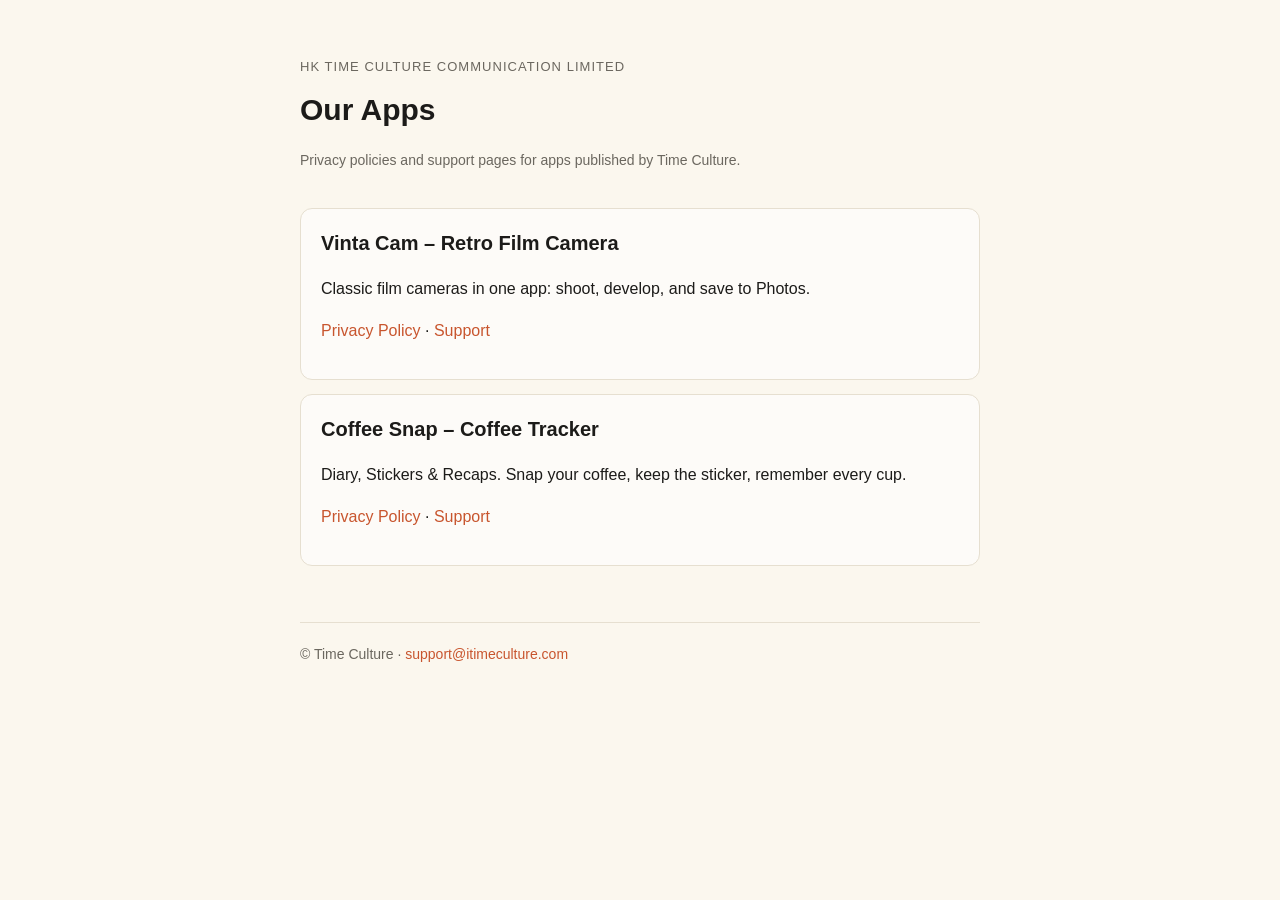
<file: index.html>
<!DOCTYPE html>
<html lang="en">
<head>
<meta charset="utf-8">
<meta name="viewport" content="width=device-width, initial-scale=1">
<title>Time Culture Apps</title>
<link rel="stylesheet" href="/style.css">
</head>
<body>
<main>
  <header>
    <div class="brand">HK Time Culture Communication Limited</div>
    <h1>Our Apps</h1>
    <p class="meta">Privacy policies and support pages for apps published by Time Culture.</p>
  </header>

  <div class="card">
    <h2 style="margin-top:0">Vinta Cam – Retro Film Camera</h2>
    <p>Classic film cameras in one app: shoot, develop, and save to Photos.</p>
    <p><a href="/vintacam/privacy">Privacy Policy</a> · <a href="/vintacam/support">Support</a></p>
  </div>

  <div class="card">
    <h2 style="margin-top:0">Coffee Snap – Coffee Tracker</h2>
    <p>Diary, Stickers &amp; Recaps. Snap your coffee, keep the sticker, remember every cup.</p>
    <p><a href="/coffeesnap/privacy/">Privacy Policy</a> · <a href="/coffeesnap/support/">Support</a></p>
  </div>

  <footer>© Time Culture · <a href="mailto:support@itimeculture.com">support@itimeculture.com</a></footer>
</main>
</body>
</html>
</file>
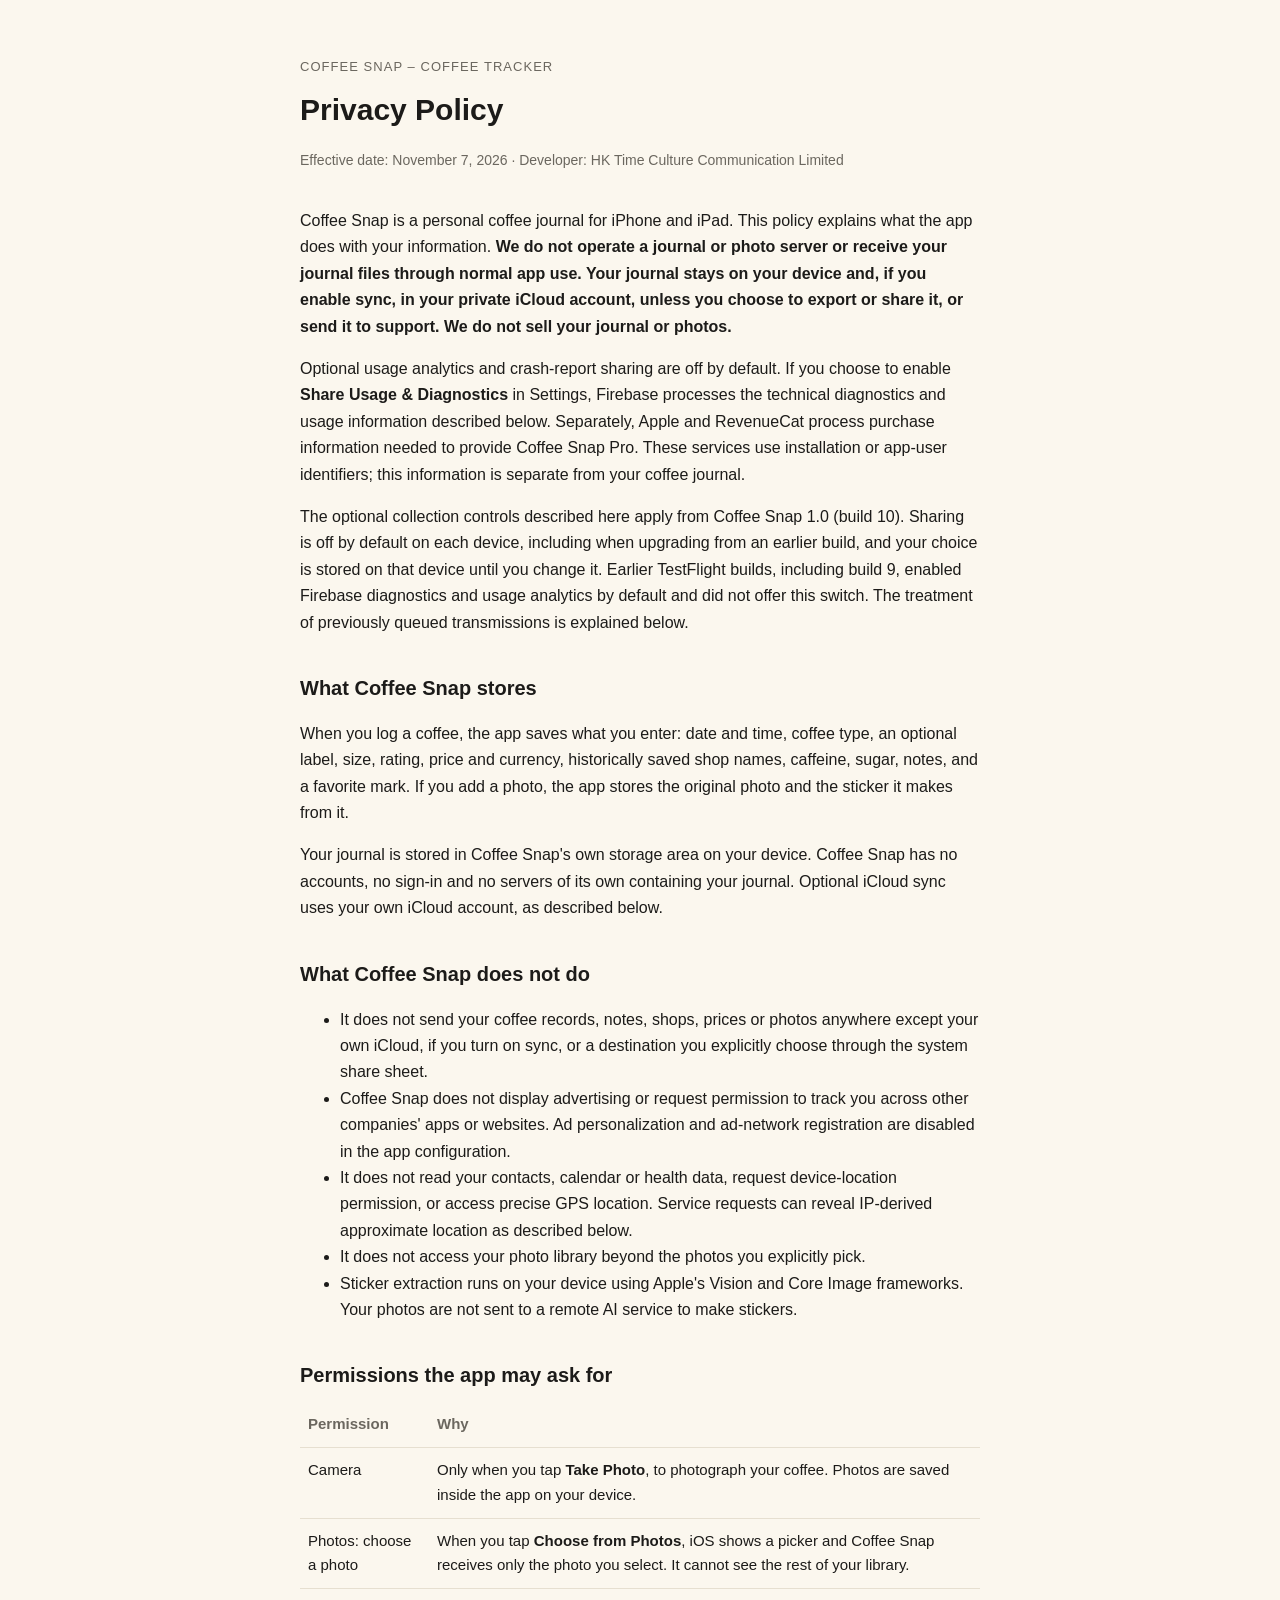
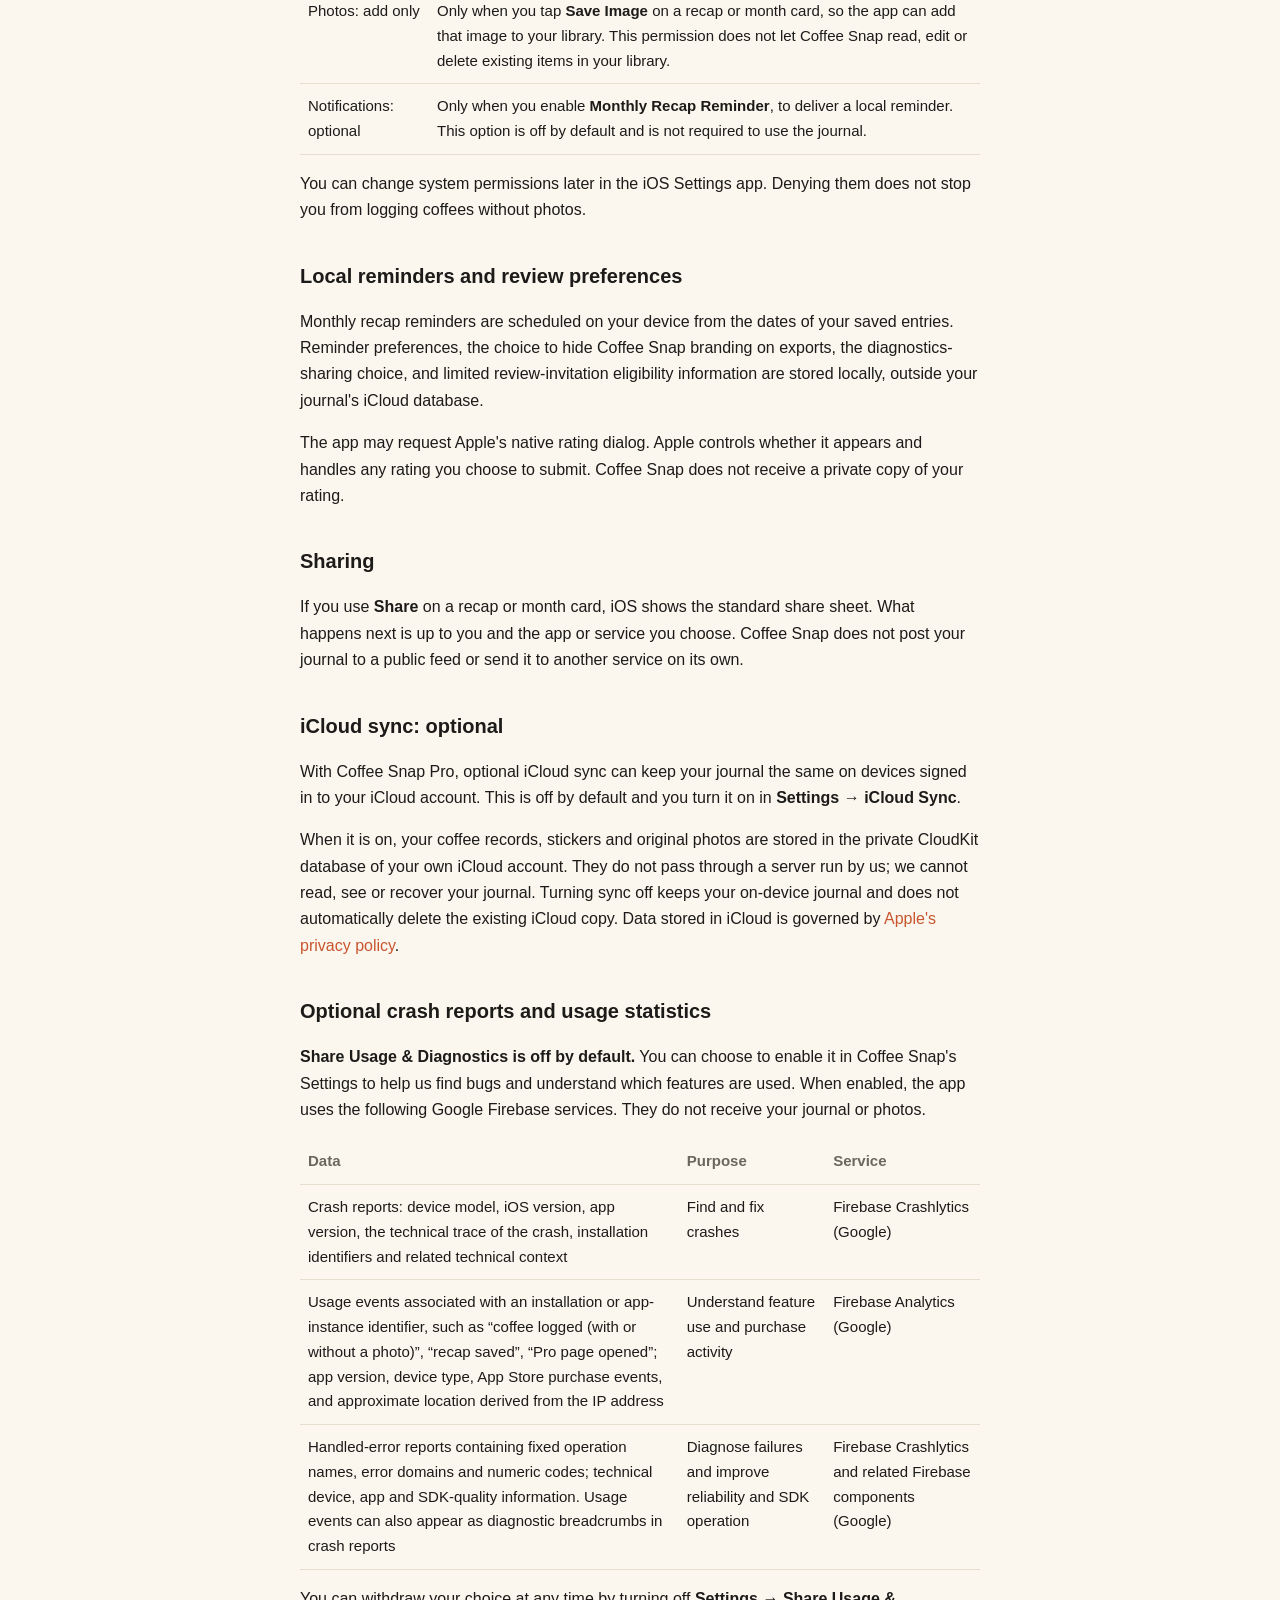
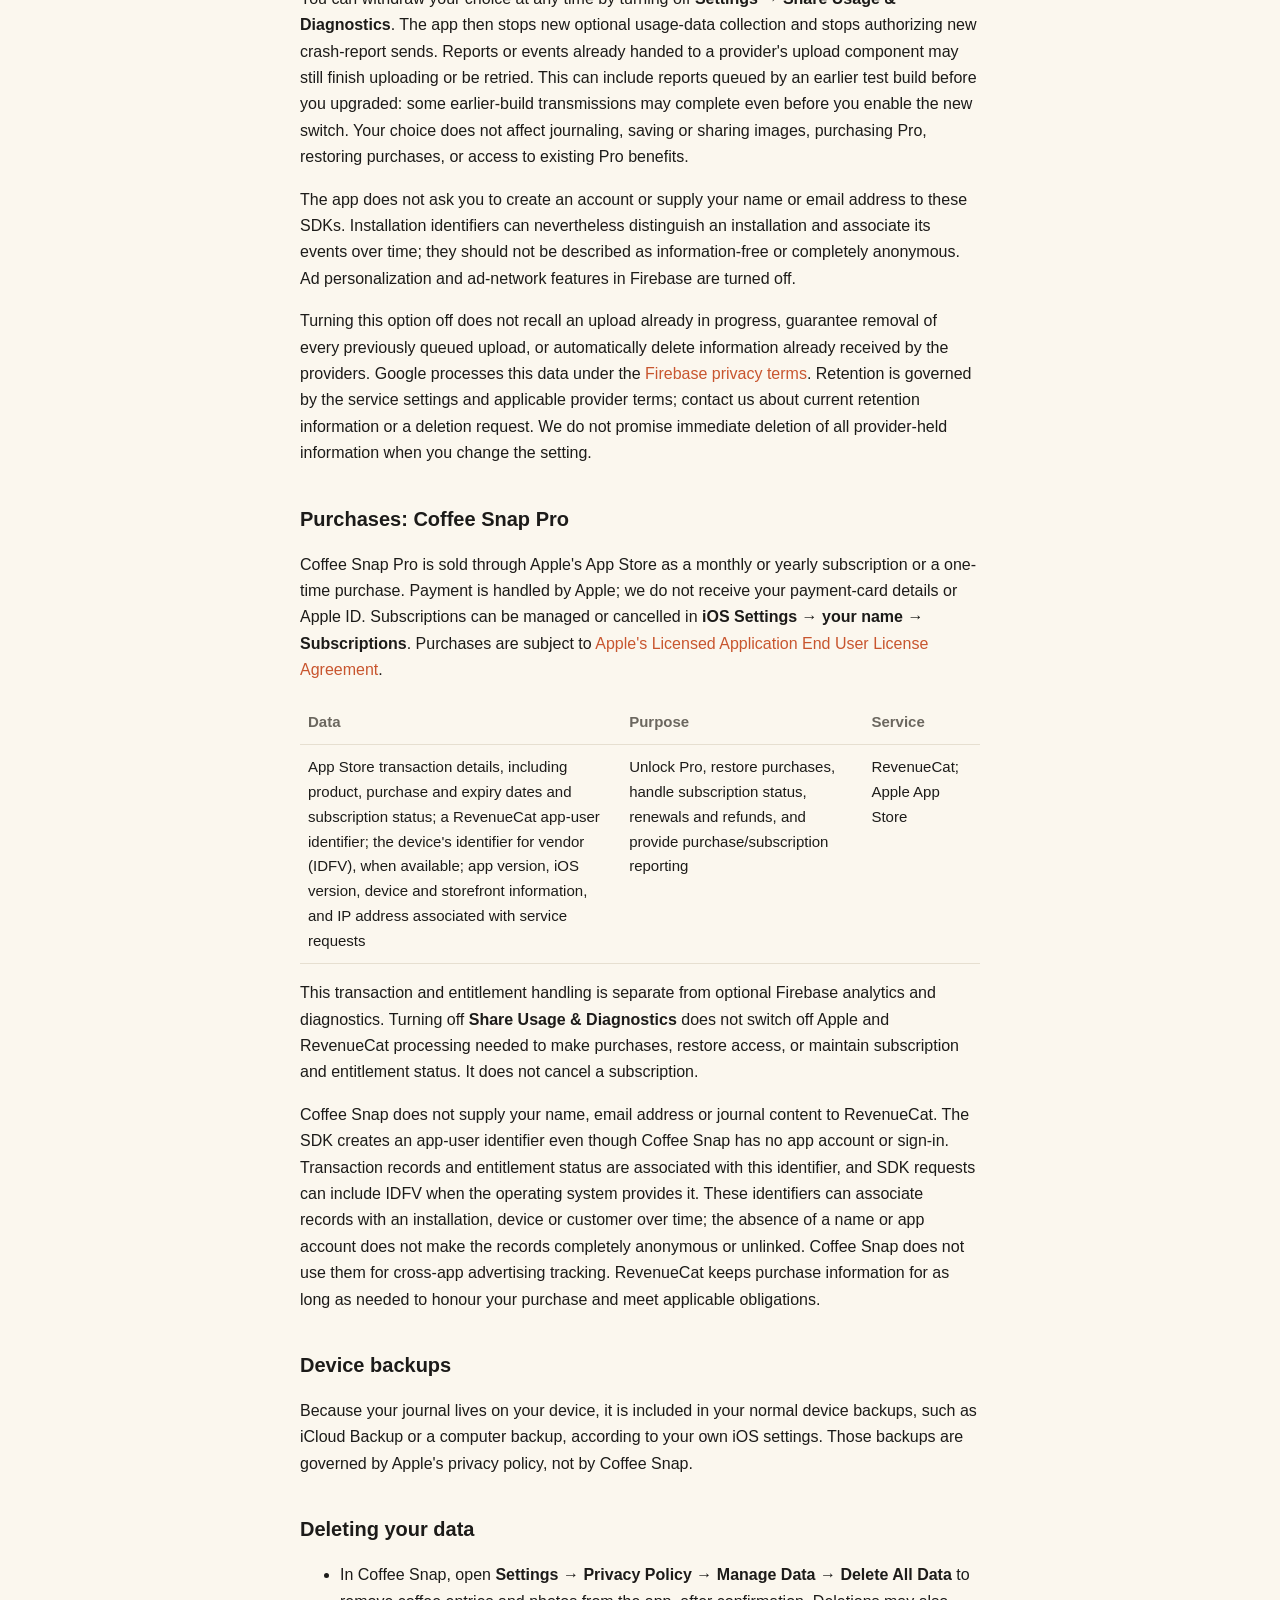
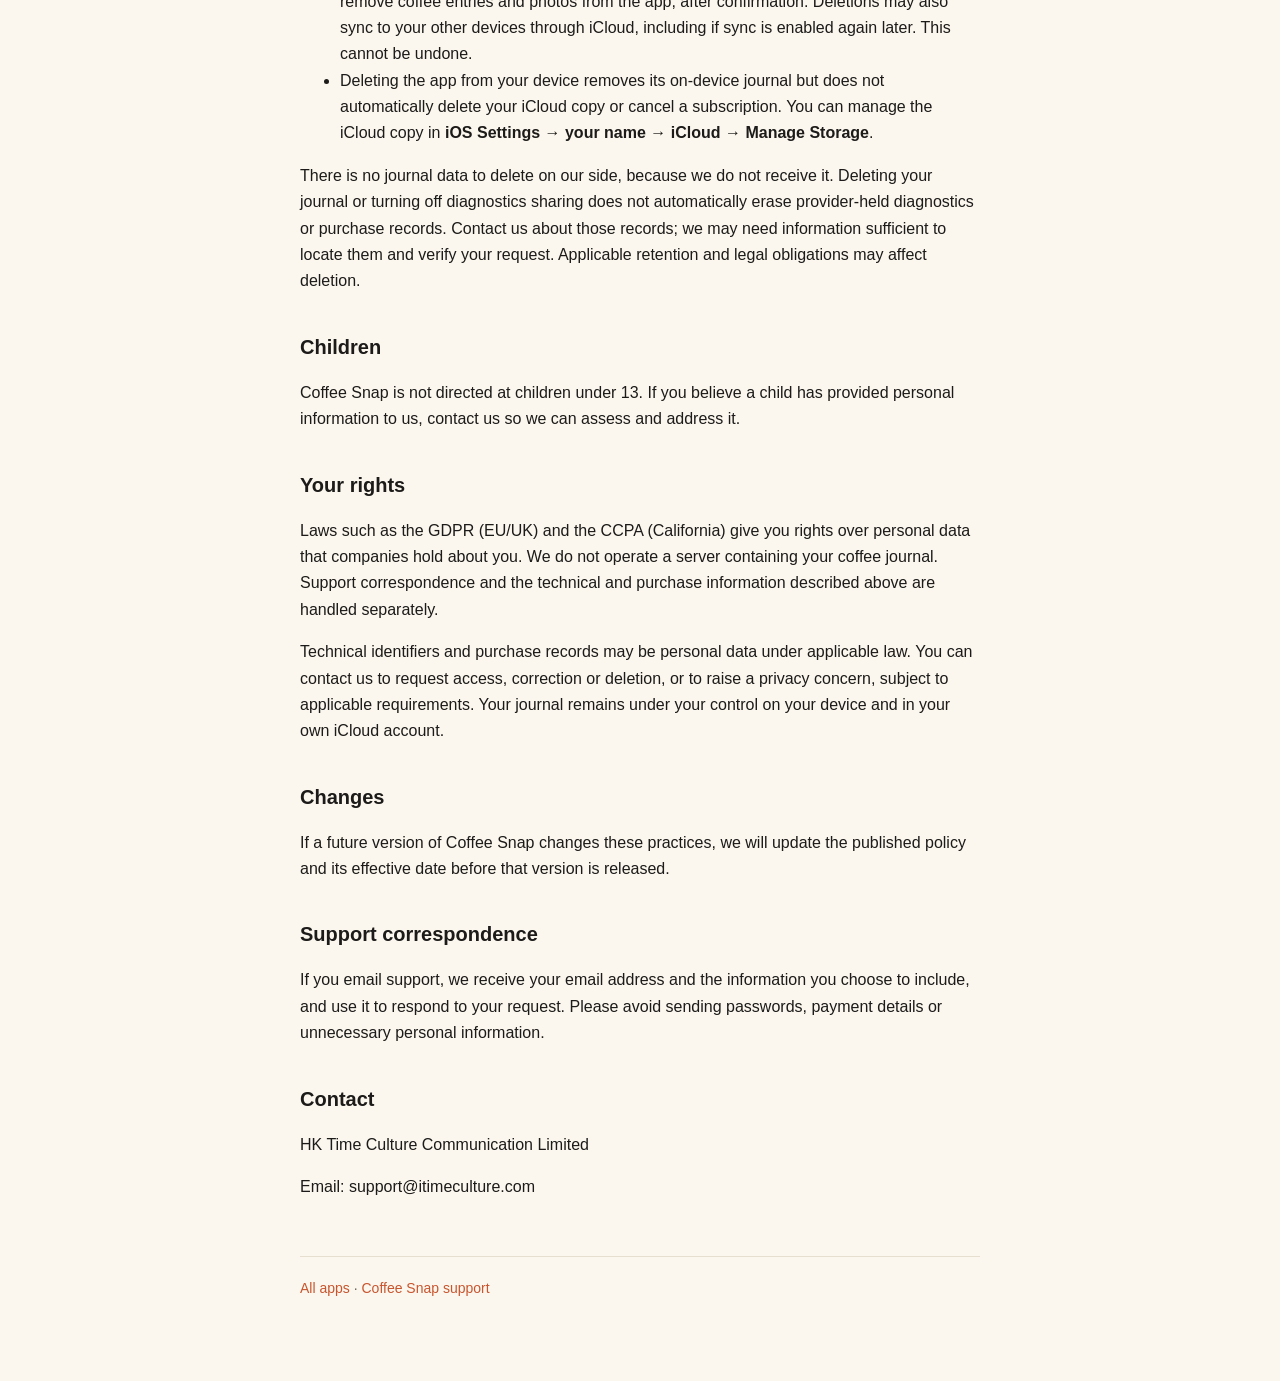
<file: coffeesnap/privacy/index.html>
<!DOCTYPE html>
<html lang="en">
<head>
<meta charset="utf-8">
<meta name="viewport" content="width=device-width, initial-scale=1">
<title>Coffee Snap – Privacy Policy</title>
<link rel="stylesheet" href="/style.css">
</head>
<body>
<main>
  <header>
    <div class="brand">Coffee Snap – Coffee Tracker</div>
    <h1>Privacy Policy</h1>
    <p class="meta">Effective date: November 7, 2026 · Developer: HK Time Culture Communication Limited</p>
  </header>

  <p>Coffee Snap is a personal coffee journal for iPhone and iPad. This policy explains what the app does with your information. <strong>We do not operate a journal or photo server or receive your journal files through normal app use. Your journal stays on your device and, if you enable sync, in your private iCloud account, unless you choose to export or share it, or send it to support. We do not sell your journal or photos.</strong></p>

  <p>Optional usage analytics and crash-report sharing are off by default. If you choose to enable <strong>Share Usage &amp; Diagnostics</strong> in Settings, Firebase processes the technical diagnostics and usage information described below. Separately, Apple and RevenueCat process purchase information needed to provide Coffee Snap Pro. These services use installation or app-user identifiers; this information is separate from your coffee journal.</p>

  <p>The optional collection controls described here apply from Coffee Snap 1.0 (build 10). Sharing is off by default on each device, including when upgrading from an earlier build, and your choice is stored on that device until you change it. Earlier TestFlight builds, including build 9, enabled Firebase diagnostics and usage analytics by default and did not offer this switch. The treatment of previously queued transmissions is explained below.</p>

  <h2>What Coffee Snap stores</h2>

  <p>When you log a coffee, the app saves what you enter: date and time, coffee type, an optional label, size, rating, price and currency, historically saved shop names, caffeine, sugar, notes, and a favorite mark. If you add a photo, the app stores the original photo and the sticker it makes from it.</p>

  <p>Your journal is stored in Coffee Snap's own storage area on your device. Coffee Snap has no accounts, no sign-in and no servers of its own containing your journal. Optional iCloud sync uses your own iCloud account, as described below.</p>

  <h2>What Coffee Snap does not do</h2>

  <ul>

    <li>It does not send your coffee records, notes, shops, prices or photos anywhere except your own iCloud, if you turn on sync, or a destination you explicitly choose through the system share sheet.</li>

    <li>Coffee Snap does not display advertising or request permission to track you across other companies' apps or websites. Ad personalization and ad-network registration are disabled in the app configuration.</li>

    <li>It does not read your contacts, calendar or health data, request device-location permission, or access precise GPS location. Service requests can reveal IP-derived approximate location as described below.</li>

    <li>It does not access your photo library beyond the photos you explicitly pick.</li>

    <li>Sticker extraction runs on your device using Apple's Vision and Core Image frameworks. Your photos are not sent to a remote AI service to make stickers.</li>

  </ul>

  <h2>Permissions the app may ask for</h2>

  <table>

    <tr><th>Permission</th><th>Why</th></tr>

    <tr><td>Camera</td><td>Only when you tap <strong>Take Photo</strong>, to photograph your coffee. Photos are saved inside the app on your device.</td></tr>

    <tr><td>Photos: choose a photo</td><td>When you tap <strong>Choose from Photos</strong>, iOS shows a picker and Coffee Snap receives only the photo you select. It cannot see the rest of your library.</td></tr>

    <tr><td>Photos: add only</td><td>Only when you tap <strong>Save Image</strong> on a recap or month card, so the app can add that image to your library. This permission does not let Coffee Snap read, edit or delete existing items in your library.</td></tr>

    <tr><td>Notifications: optional</td><td>Only when you enable <strong>Monthly Recap Reminder</strong>, to deliver a local reminder. This option is off by default and is not required to use the journal.</td></tr>

  </table>

  <p>You can change system permissions later in the iOS Settings app. Denying them does not stop you from logging coffees without photos.</p>

  <h2>Local reminders and review preferences</h2>

  <p>Monthly recap reminders are scheduled on your device from the dates of your saved entries. Reminder preferences, the choice to hide Coffee Snap branding on exports, the diagnostics-sharing choice, and limited review-invitation eligibility information are stored locally, outside your journal's iCloud database.</p>

  <p>The app may request Apple's native rating dialog. Apple controls whether it appears and handles any rating you choose to submit. Coffee Snap does not receive a private copy of your rating.</p>

  <h2>Sharing</h2>

  <p>If you use <strong>Share</strong> on a recap or month card, iOS shows the standard share sheet. What happens next is up to you and the app or service you choose. Coffee Snap does not post your journal to a public feed or send it to another service on its own.</p>

  <h2>iCloud sync: optional</h2>

  <p>With Coffee Snap Pro, optional iCloud sync can keep your journal the same on devices signed in to your iCloud account. This is off by default and you turn it on in <strong>Settings → iCloud Sync</strong>.</p>

  <p>When it is on, your coffee records, stickers and original photos are stored in the private CloudKit database of your own iCloud account. They do not pass through a server run by us; we cannot read, see or recover your journal. Turning sync off keeps your on-device journal and does not automatically delete the existing iCloud copy. Data stored in iCloud is governed by <a href="https://www.apple.com/legal/privacy/">Apple&#x27;s privacy policy</a>.</p>

  <h2>Optional crash reports and usage statistics</h2>

  <p><strong>Share Usage &amp; Diagnostics is off by default.</strong> You can choose to enable it in Coffee Snap's Settings to help us find bugs and understand which features are used. When enabled, the app uses the following Google Firebase services. They do not receive your journal or photos.</p>

  <table>

    <tr><th>Data</th><th>Purpose</th><th>Service</th></tr>

    <tr><td>Crash reports: device model, iOS version, app version, the technical trace of the crash, installation identifiers and related technical context</td><td>Find and fix crashes</td><td>Firebase Crashlytics (Google)</td></tr>

    <tr><td>Usage events associated with an installation or app-instance identifier, such as “coffee logged (with or without a photo)”, “recap saved”, “Pro page opened”; app version, device type, App Store purchase events, and approximate location derived from the IP address</td><td>Understand feature use and purchase activity</td><td>Firebase Analytics (Google)</td></tr>

    <tr><td>Handled-error reports containing fixed operation names, error domains and numeric codes; technical device, app and SDK-quality information. Usage events can also appear as diagnostic breadcrumbs in crash reports</td><td>Diagnose failures and improve reliability and SDK operation</td><td>Firebase Crashlytics and related Firebase components (Google)</td></tr>

  </table>

  <p>You can withdraw your choice at any time by turning off <strong>Settings → Share Usage &amp; Diagnostics</strong>. The app then stops new optional usage-data collection and stops authorizing new crash-report sends. Reports or events already handed to a provider's upload component may still finish uploading or be retried. This can include reports queued by an earlier test build before you upgraded: some earlier-build transmissions may complete even before you enable the new switch. Your choice does not affect journaling, saving or sharing images, purchasing Pro, restoring purchases, or access to existing Pro benefits.</p>

  <p>The app does not ask you to create an account or supply your name or email address to these SDKs. Installation identifiers can nevertheless distinguish an installation and associate its events over time; they should not be described as information-free or completely anonymous. Ad personalization and ad-network features in Firebase are turned off.</p>

  <p>Turning this option off does not recall an upload already in progress, guarantee removal of every previously queued upload, or automatically delete information already received by the providers. Google processes this data under the <a href="https://firebase.google.com/support/privacy">Firebase privacy terms</a>. Retention is governed by the service settings and applicable provider terms; contact us about current retention information or a deletion request. We do not promise immediate deletion of all provider-held information when you change the setting.</p>

  <h2>Purchases: Coffee Snap Pro</h2>

  <p>Coffee Snap Pro is sold through Apple's App Store as a monthly or yearly subscription or a one-time purchase. Payment is handled by Apple; we do not receive your payment-card details or Apple ID. Subscriptions can be managed or cancelled in <strong>iOS Settings → your name → Subscriptions</strong>. Purchases are subject to <a href="https://www.apple.com/legal/internet-services/itunes/dev/stdeula/">Apple&#x27;s Licensed Application End User License Agreement</a>.</p>

  <table>

    <tr><th>Data</th><th>Purpose</th><th>Service</th></tr>

    <tr><td>App Store transaction details, including product, purchase and expiry dates and subscription status; a RevenueCat app-user identifier; the device's identifier for vendor (IDFV), when available; app version, iOS version, device and storefront information, and IP address associated with service requests</td><td>Unlock Pro, restore purchases, handle subscription status, renewals and refunds, and provide purchase/subscription reporting</td><td>RevenueCat; Apple App Store</td></tr>

  </table>

  <p>This transaction and entitlement handling is separate from optional Firebase analytics and diagnostics. Turning off <strong>Share Usage &amp; Diagnostics</strong> does not switch off Apple and RevenueCat processing needed to make purchases, restore access, or maintain subscription and entitlement status. It does not cancel a subscription.</p>

  <p>Coffee Snap does not supply your name, email address or journal content to RevenueCat. The SDK creates an app-user identifier even though Coffee Snap has no app account or sign-in. Transaction records and entitlement status are associated with this identifier, and SDK requests can include IDFV when the operating system provides it. These identifiers can associate records with an installation, device or customer over time; the absence of a name or app account does not make the records completely anonymous or unlinked. Coffee Snap does not use them for cross-app advertising tracking. RevenueCat keeps purchase information for as long as needed to honour your purchase and meet applicable obligations.</p>

  <h2>Device backups</h2>

  <p>Because your journal lives on your device, it is included in your normal device backups, such as iCloud Backup or a computer backup, according to your own iOS settings. Those backups are governed by Apple's privacy policy, not by Coffee Snap.</p>

  <h2>Deleting your data</h2>

  <ul>

    <li>In Coffee Snap, open <strong>Settings → Privacy Policy → Manage Data → Delete All Data</strong> to remove coffee entries and photos from the app, after confirmation. Deletions may also sync to your other devices through iCloud, including if sync is enabled again later. This cannot be undone.</li>

    <li>Deleting the app from your device removes its on-device journal but does not automatically delete your iCloud copy or cancel a subscription. You can manage the iCloud copy in <strong>iOS Settings → your name → iCloud → Manage Storage</strong>.</li>

  </ul>

  <p>There is no journal data to delete on our side, because we do not receive it. Deleting your journal or turning off diagnostics sharing does not automatically erase provider-held diagnostics or purchase records. Contact us about those records; we may need information sufficient to locate them and verify your request. Applicable retention and legal obligations may affect deletion.</p>

  <h2>Children</h2>

  <p>Coffee Snap is not directed at children under 13. If you believe a child has provided personal information to us, contact us so we can assess and address it.</p>

  <h2>Your rights</h2>

  <p>Laws such as the GDPR (EU/UK) and the CCPA (California) give you rights over personal data that companies hold about you. We do not operate a server containing your coffee journal. Support correspondence and the technical and purchase information described above are handled separately.</p>

  <p>Technical identifiers and purchase records may be personal data under applicable law. You can contact us to request access, correction or deletion, or to raise a privacy concern, subject to applicable requirements. Your journal remains under your control on your device and in your own iCloud account.</p>

  <h2>Changes</h2>

  <p>If a future version of Coffee Snap changes these practices, we will update the published policy and its effective date before that version is released.</p>

  <h2>Support correspondence</h2>

  <p>If you email support, we receive your email address and the information you choose to include, and use it to respond to your request. Please avoid sending passwords, payment details or unnecessary personal information.</p>

  <h2>Contact</h2>

  <p>HK Time Culture Communication Limited</p>

  <p>Email: support@itimeculture.com</p>

  <footer><a href="/">All apps</a> · <a href="/coffeesnap/support/">Coffee Snap support</a></footer>
</main>
</body>
</html>
</file>
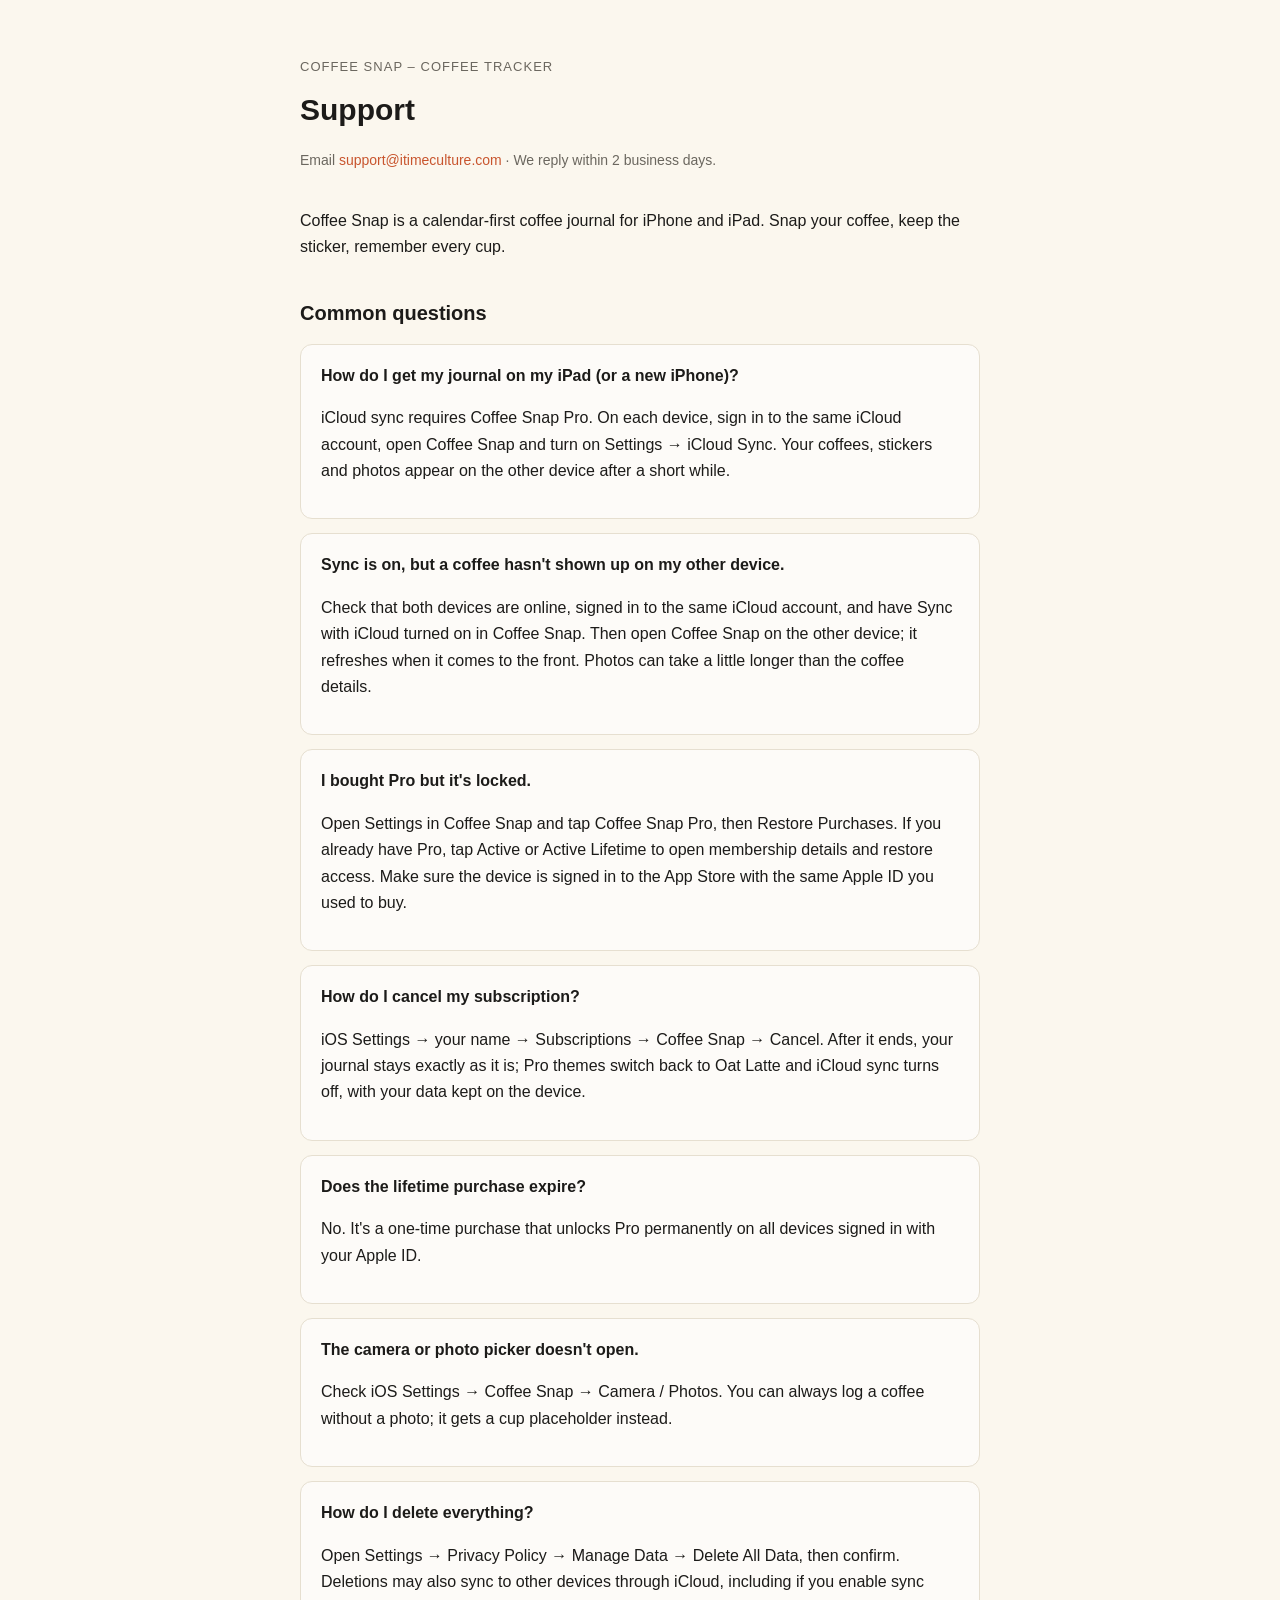
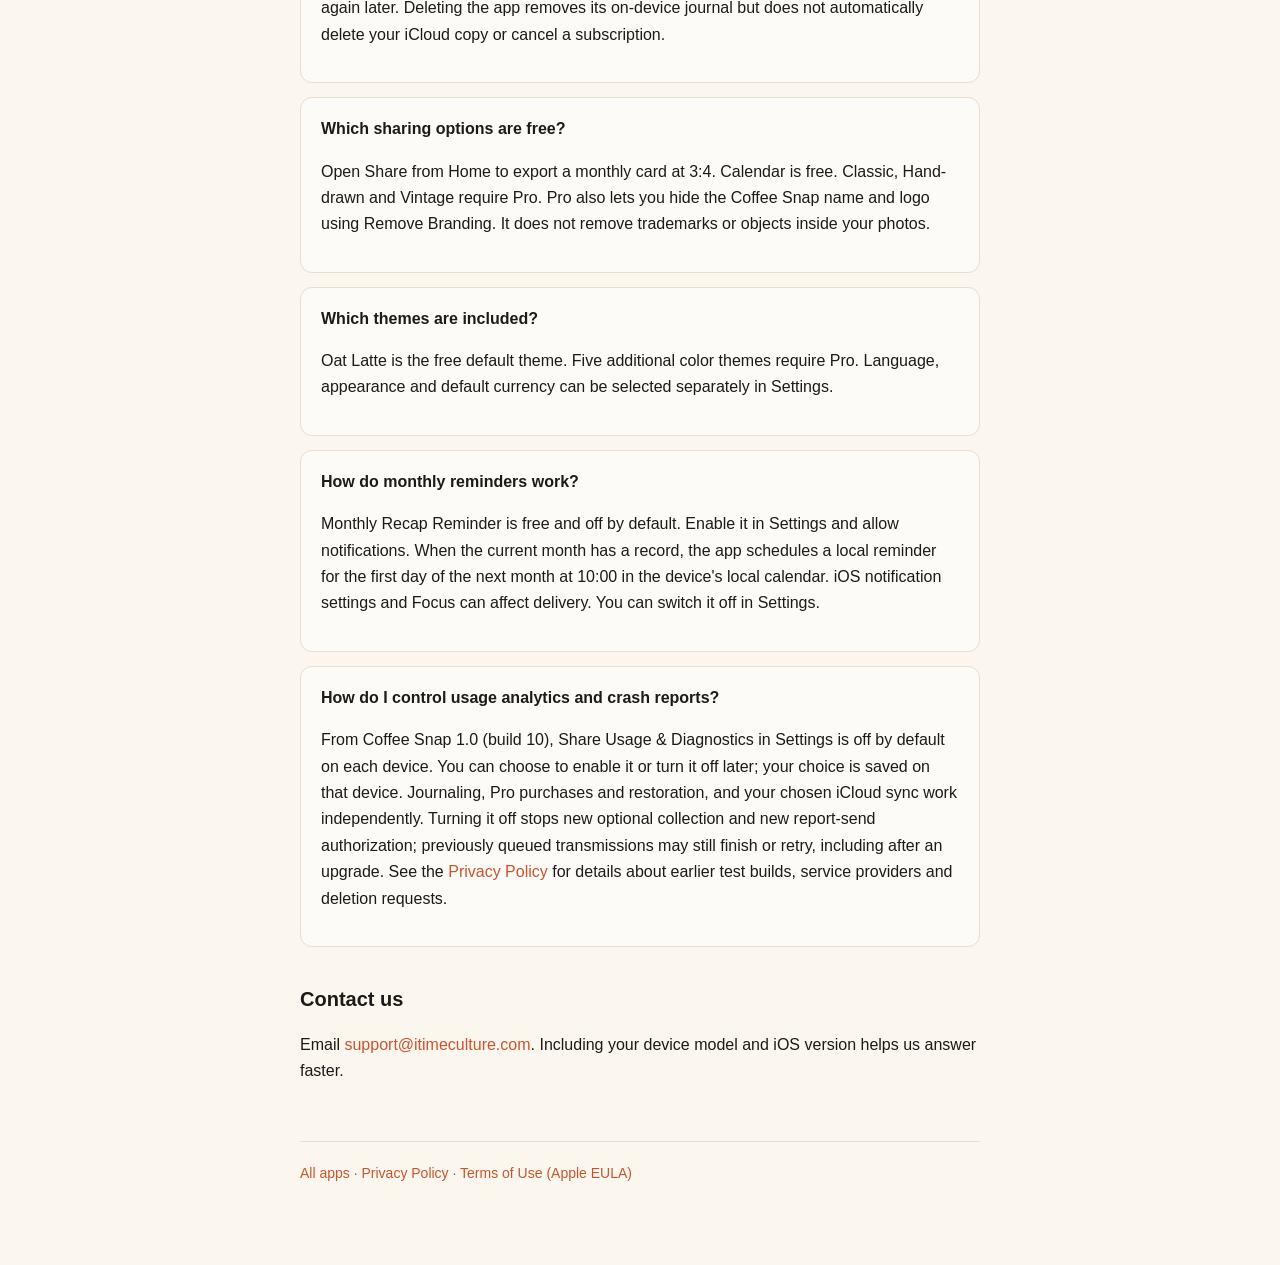
<file: coffeesnap/support/index.html>
<!DOCTYPE html>
<html lang="en">
<head>
<meta charset="utf-8">
<meta name="viewport" content="width=device-width, initial-scale=1">
<title>Coffee Snap – Support</title>
<link rel="stylesheet" href="/style.css">
</head>
<body>
<main>
  <header>
    <div class="brand">Coffee Snap – Coffee Tracker</div>
    <h1>Support</h1>
    <p class="meta">Email <a href="mailto:support@itimeculture.com">support@itimeculture.com</a> · We reply within 2 business days.</p>
  </header>

  <p>Coffee Snap is a calendar-first coffee journal for iPhone and iPad. Snap your coffee, keep the sticker, remember every cup.</p>

  <h2>Common questions</h2>

  <div class="card">
    <strong>How do I get my journal on my iPad (or a new iPhone)?</strong>
    <p>iCloud sync requires Coffee Snap Pro. On each device, sign in to the same iCloud account, open Coffee Snap and turn on Settings → iCloud Sync. Your coffees, stickers and photos appear on the other device after a short while.</p>
  </div>

  <div class="card">
    <strong>Sync is on, but a coffee hasn't shown up on my other device.</strong>
    <p>Check that both devices are online, signed in to the same iCloud account, and have Sync with iCloud turned on in Coffee Snap. Then open Coffee Snap on the other device; it refreshes when it comes to the front. Photos can take a little longer than the coffee details.</p>
  </div>

  <div class="card">
    <strong>I bought Pro but it's locked.</strong>
    <p>Open Settings in Coffee Snap and tap Coffee Snap Pro, then Restore Purchases. If you already have Pro, tap Active or Active Lifetime to open membership details and restore access. Make sure the device is signed in to the App Store with the same Apple ID you used to buy.</p>
  </div>

  <div class="card">
    <strong>How do I cancel my subscription?</strong>
    <p>iOS Settings → your name → Subscriptions → Coffee Snap → Cancel. After it ends, your journal stays exactly as it is; Pro themes switch back to Oat Latte and iCloud sync turns off, with your data kept on the device.</p>
  </div>

  <div class="card">
    <strong>Does the lifetime purchase expire?</strong>
    <p>No. It's a one-time purchase that unlocks Pro permanently on all devices signed in with your Apple ID.</p>
  </div>

  <div class="card">
    <strong>The camera or photo picker doesn't open.</strong>
    <p>Check iOS Settings → Coffee Snap → Camera / Photos. You can always log a coffee without a photo; it gets a cup placeholder instead.</p>
  </div>

  <div class="card">
    <strong>How do I delete everything?</strong>
    <p>Open Settings → Privacy Policy → Manage Data → Delete All Data, then confirm. Deletions may also sync to other devices through iCloud, including if you enable sync again later. Deleting the app removes its on-device journal but does not automatically delete your iCloud copy or cancel a subscription.</p>
  </div>

  <div class="card"><strong>Which sharing options are free?</strong><p>Open Share from Home to export a monthly card at 3:4. Calendar is free. Classic, Hand-drawn and Vintage require Pro. Pro also lets you hide the Coffee Snap name and logo using Remove Branding. It does not remove trademarks or objects inside your photos.</p></div>
  <div class="card"><strong>Which themes are included?</strong><p>Oat Latte is the free default theme. Five additional color themes require Pro. Language, appearance and default currency can be selected separately in Settings.</p></div>
  <div class="card"><strong>How do monthly reminders work?</strong><p>Monthly Recap Reminder is free and off by default. Enable it in Settings and allow notifications. When the current month has a record, the app schedules a local reminder for the first day of the next month at 10:00 in the device's local calendar. iOS notification settings and Focus can affect delivery. You can switch it off in Settings.</p></div>
  <div class="card">
    <strong>How do I control usage analytics and crash reports?</strong>
    <p>From Coffee Snap 1.0 (build 10), Share Usage &amp; Diagnostics in Settings is off by default on each device. You can choose to enable it or turn it off later; your choice is saved on that device. Journaling, Pro purchases and restoration, and your chosen iCloud sync work independently. Turning it off stops new optional collection and new report-send authorization; previously queued transmissions may still finish or retry, including after an upgrade. See the <a href="/coffeesnap/privacy/">Privacy Policy</a> for details about earlier test builds, service providers and deletion requests.</p>
  </div>
  <h2>Contact us</h2>
  <p>Email <a href="mailto:support@itimeculture.com">support@itimeculture.com</a>. Including your device model and iOS version helps us answer faster.</p>

  <footer><a href="/">All apps</a> · <a href="/coffeesnap/privacy/">Privacy Policy</a> · <a href="https://www.apple.com/legal/internet-services/itunes/dev/stdeula/">Terms of Use (Apple EULA)</a></footer>
</main>
</body>
</html>
</file>
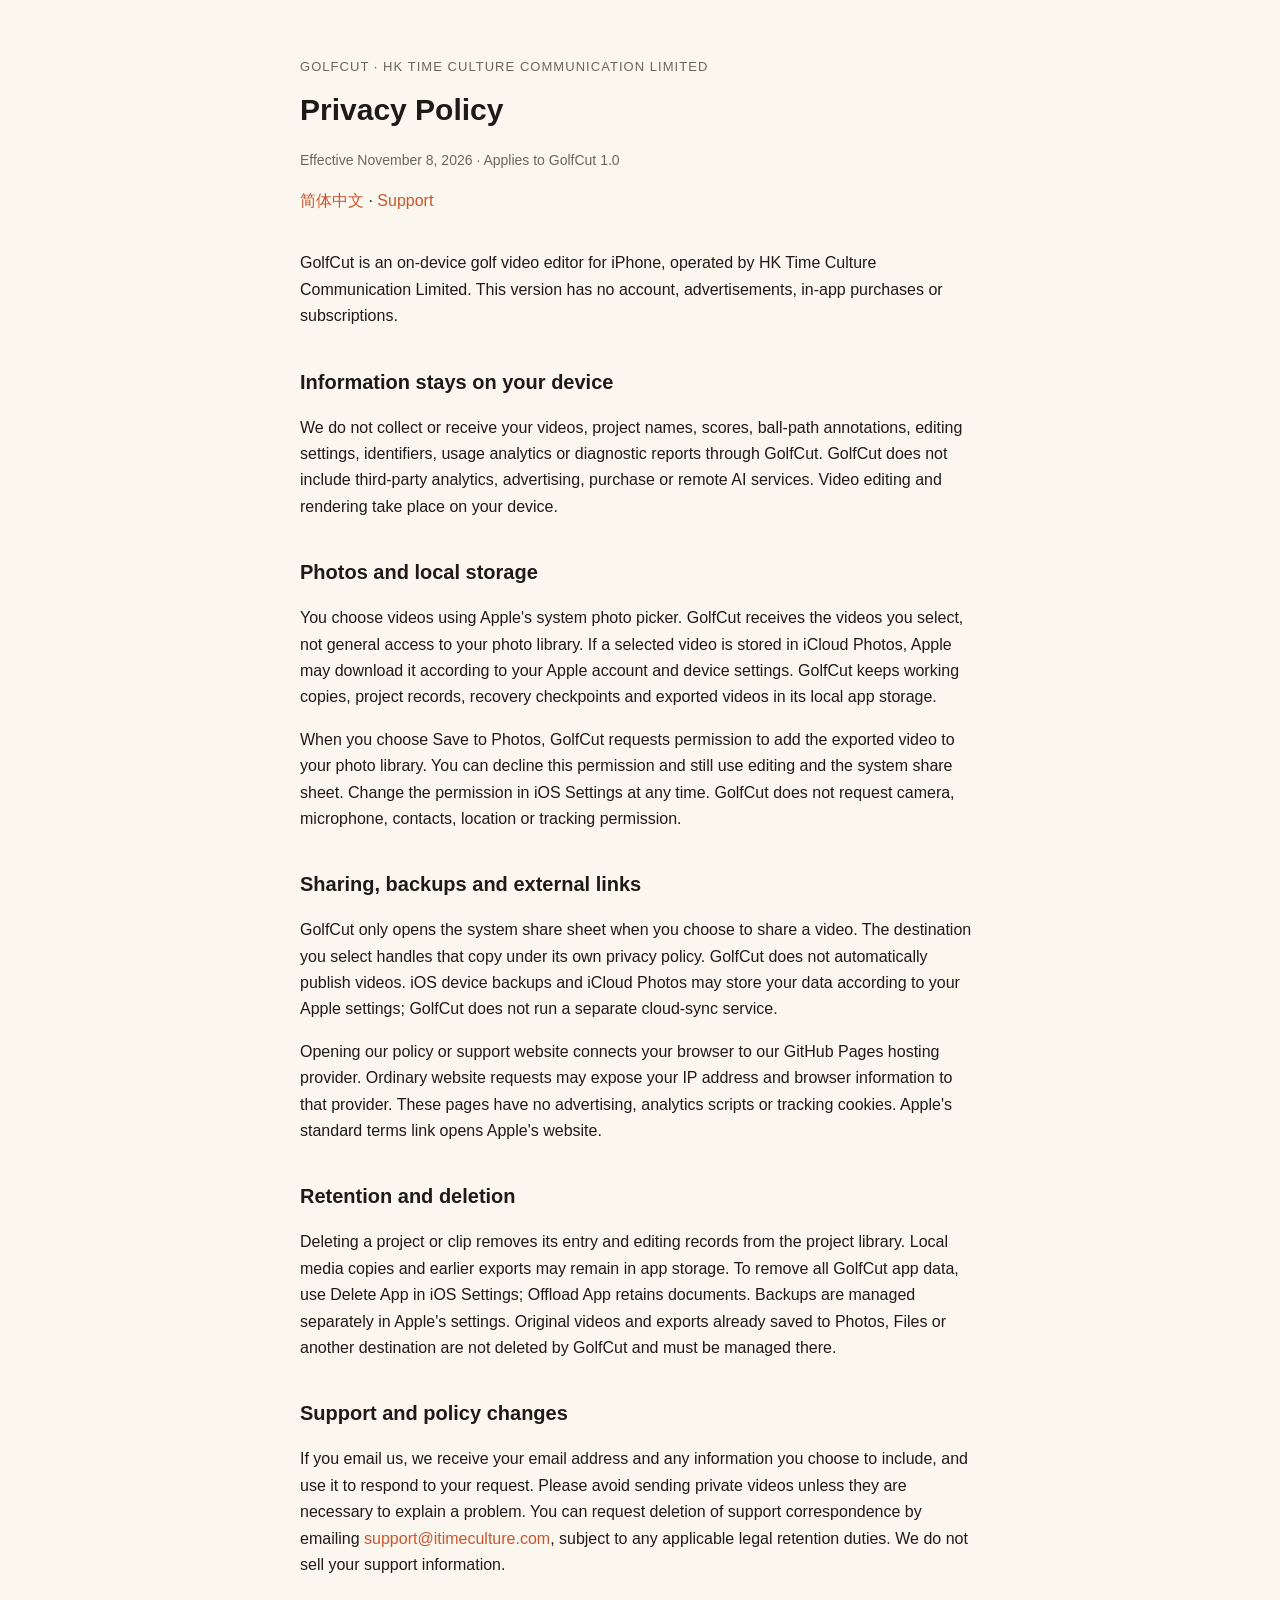
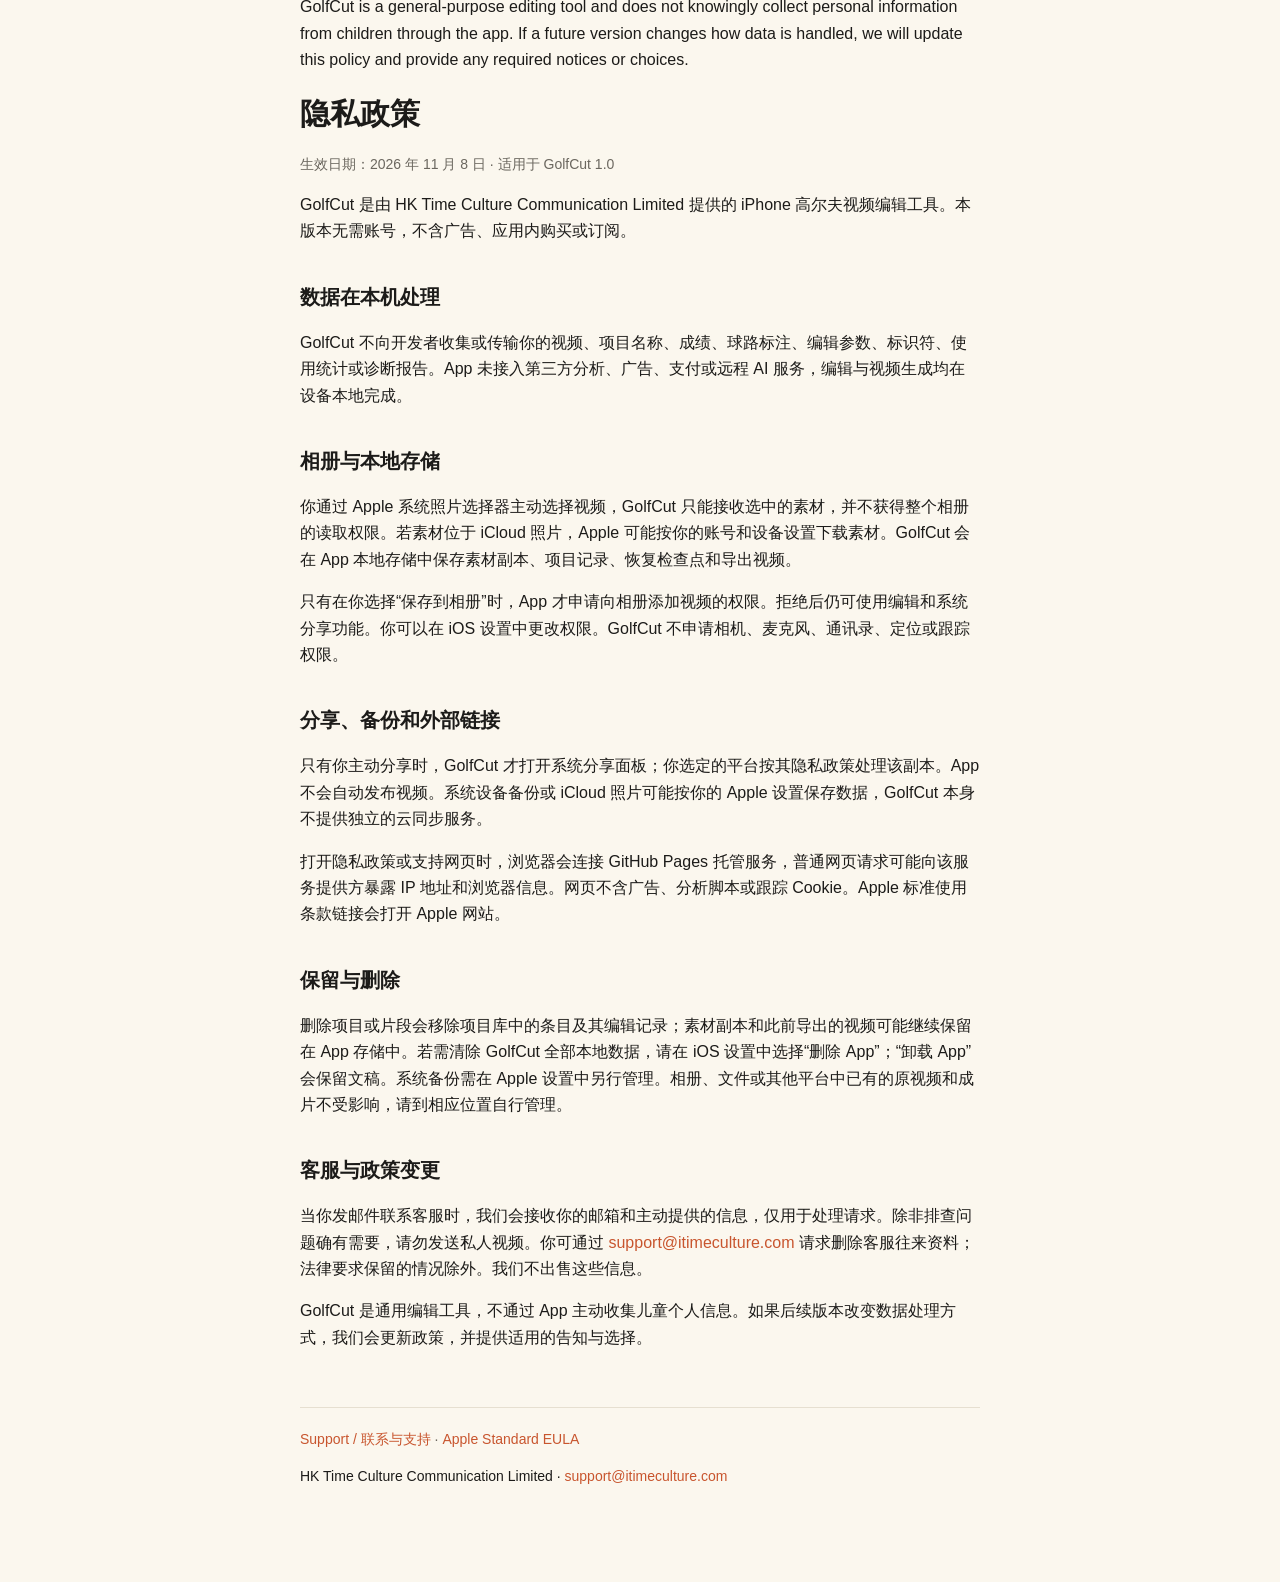
<file: golfcut/privacy/index.html>
<!DOCTYPE html>
<html lang="en">
<head>
<meta charset="utf-8">
<meta name="viewport" content="width=device-width, initial-scale=1">
<title>GolfCut — Privacy Policy</title>
<link rel="stylesheet" href="/style.css">
</head>
<body><main>
<header><div class="brand">GolfCut · HK Time Culture Communication Limited</div>
<h1>Privacy Policy</h1><p class="meta">Effective November 8, 2026 · Applies to GolfCut 1.0</p>
<p><a href="#chinese">简体中文</a> · <a href="/golfcut/support/">Support</a></p></header>
<p>GolfCut is an on-device golf video editor for iPhone, operated by HK Time Culture Communication Limited. This version has no account, advertisements, in-app purchases or subscriptions.</p>
<h2>Information stays on your device</h2>
<p>We do not collect or receive your videos, project names, scores, ball-path annotations, editing settings, identifiers, usage analytics or diagnostic reports through GolfCut. GolfCut does not include third-party analytics, advertising, purchase or remote AI services. Video editing and rendering take place on your device.</p>
<h2>Photos and local storage</h2>
<p>You choose videos using Apple's system photo picker. GolfCut receives the videos you select, not general access to your photo library. If a selected video is stored in iCloud Photos, Apple may download it according to your Apple account and device settings. GolfCut keeps working copies, project records, recovery checkpoints and exported videos in its local app storage.</p>
<p>When you choose Save to Photos, GolfCut requests permission to add the exported video to your photo library. You can decline this permission and still use editing and the system share sheet. Change the permission in iOS Settings at any time. GolfCut does not request camera, microphone, contacts, location or tracking permission.</p>
<h2>Sharing, backups and external links</h2>
<p>GolfCut only opens the system share sheet when you choose to share a video. The destination you select handles that copy under its own privacy policy. GolfCut does not automatically publish videos. iOS device backups and iCloud Photos may store your data according to your Apple settings; GolfCut does not run a separate cloud-sync service.</p>
<p>Opening our policy or support website connects your browser to our GitHub Pages hosting provider. Ordinary website requests may expose your IP address and browser information to that provider. These pages have no advertising, analytics scripts or tracking cookies. Apple's standard terms link opens Apple's website.</p>
<h2>Retention and deletion</h2>
<p>Deleting a project or clip removes its entry and editing records from the project library. Local media copies and earlier exports may remain in app storage. To remove all GolfCut app data, use Delete App in iOS Settings; Offload App retains documents. Backups are managed separately in Apple's settings. Original videos and exports already saved to Photos, Files or another destination are not deleted by GolfCut and must be managed there.</p>
<h2>Support and policy changes</h2>
<p>If you email us, we receive your email address and any information you choose to include, and use it to respond to your request. Please avoid sending private videos unless they are necessary to explain a problem. You can request deletion of support correspondence by emailing <a href="mailto:support@itimeculture.com">support@itimeculture.com</a>, subject to any applicable legal retention duties. We do not sell your support information.</p>
<p>GolfCut is a general-purpose editing tool and does not knowingly collect personal information from children through the app. If a future version changes how data is handled, we will update this policy and provide any required notices or choices.</p>
<section lang="zh-Hans" id="chinese">
<h1>隐私政策</h1><p class="meta">生效日期：2026 年 11 月 8 日 · 适用于 GolfCut 1.0</p>
<p>GolfCut 是由 HK Time Culture Communication Limited 提供的 iPhone 高尔夫视频编辑工具。本版本无需账号，不含广告、应用内购买或订阅。</p>
<h2>数据在本机处理</h2><p>GolfCut 不向开发者收集或传输你的视频、项目名称、成绩、球路标注、编辑参数、标识符、使用统计或诊断报告。App 未接入第三方分析、广告、支付或远程 AI 服务，编辑与视频生成均在设备本地完成。</p>
<h2>相册与本地存储</h2><p>你通过 Apple 系统照片选择器主动选择视频，GolfCut 只能接收选中的素材，并不获得整个相册的读取权限。若素材位于 iCloud 照片，Apple 可能按你的账号和设备设置下载素材。GolfCut 会在 App 本地存储中保存素材副本、项目记录、恢复检查点和导出视频。</p>
<p>只有在你选择“保存到相册”时，App 才申请向相册添加视频的权限。拒绝后仍可使用编辑和系统分享功能。你可以在 iOS 设置中更改权限。GolfCut 不申请相机、麦克风、通讯录、定位或跟踪权限。</p>
<h2>分享、备份和外部链接</h2><p>只有你主动分享时，GolfCut 才打开系统分享面板；你选定的平台按其隐私政策处理该副本。App 不会自动发布视频。系统设备备份或 iCloud 照片可能按你的 Apple 设置保存数据，GolfCut 本身不提供独立的云同步服务。</p>
<p>打开隐私政策或支持网页时，浏览器会连接 GitHub Pages 托管服务，普通网页请求可能向该服务提供方暴露 IP 地址和浏览器信息。网页不含广告、分析脚本或跟踪 Cookie。Apple 标准使用条款链接会打开 Apple 网站。</p>
<h2>保留与删除</h2><p>删除项目或片段会移除项目库中的条目及其编辑记录；素材副本和此前导出的视频可能继续保留在 App 存储中。若需清除 GolfCut 全部本地数据，请在 iOS 设置中选择“删除 App”；“卸载 App”会保留文稿。系统备份需在 Apple 设置中另行管理。相册、文件或其他平台中已有的原视频和成片不受影响，请到相应位置自行管理。</p>
<h2>客服与政策变更</h2><p>当你发邮件联系客服时，我们会接收你的邮箱和主动提供的信息，仅用于处理请求。除非排查问题确有需要，请勿发送私人视频。你可通过 <a href="mailto:support@itimeculture.com">support@itimeculture.com</a> 请求删除客服往来资料；法律要求保留的情况除外。我们不出售这些信息。</p>
<p>GolfCut 是通用编辑工具，不通过 App 主动收集儿童个人信息。如果后续版本改变数据处理方式，我们会更新政策，并提供适用的告知与选择。</p>
</section>
<footer><a href="/golfcut/support/">Support / 联系与支持</a> · <a href="https://www.apple.com/legal/internet-services/itunes/dev/stdeula/">Apple Standard EULA</a><p>HK Time Culture Communication Limited · <a href="mailto:support@itimeculture.com">support@itimeculture.com</a></p></footer>
</main></body></html>
</file>
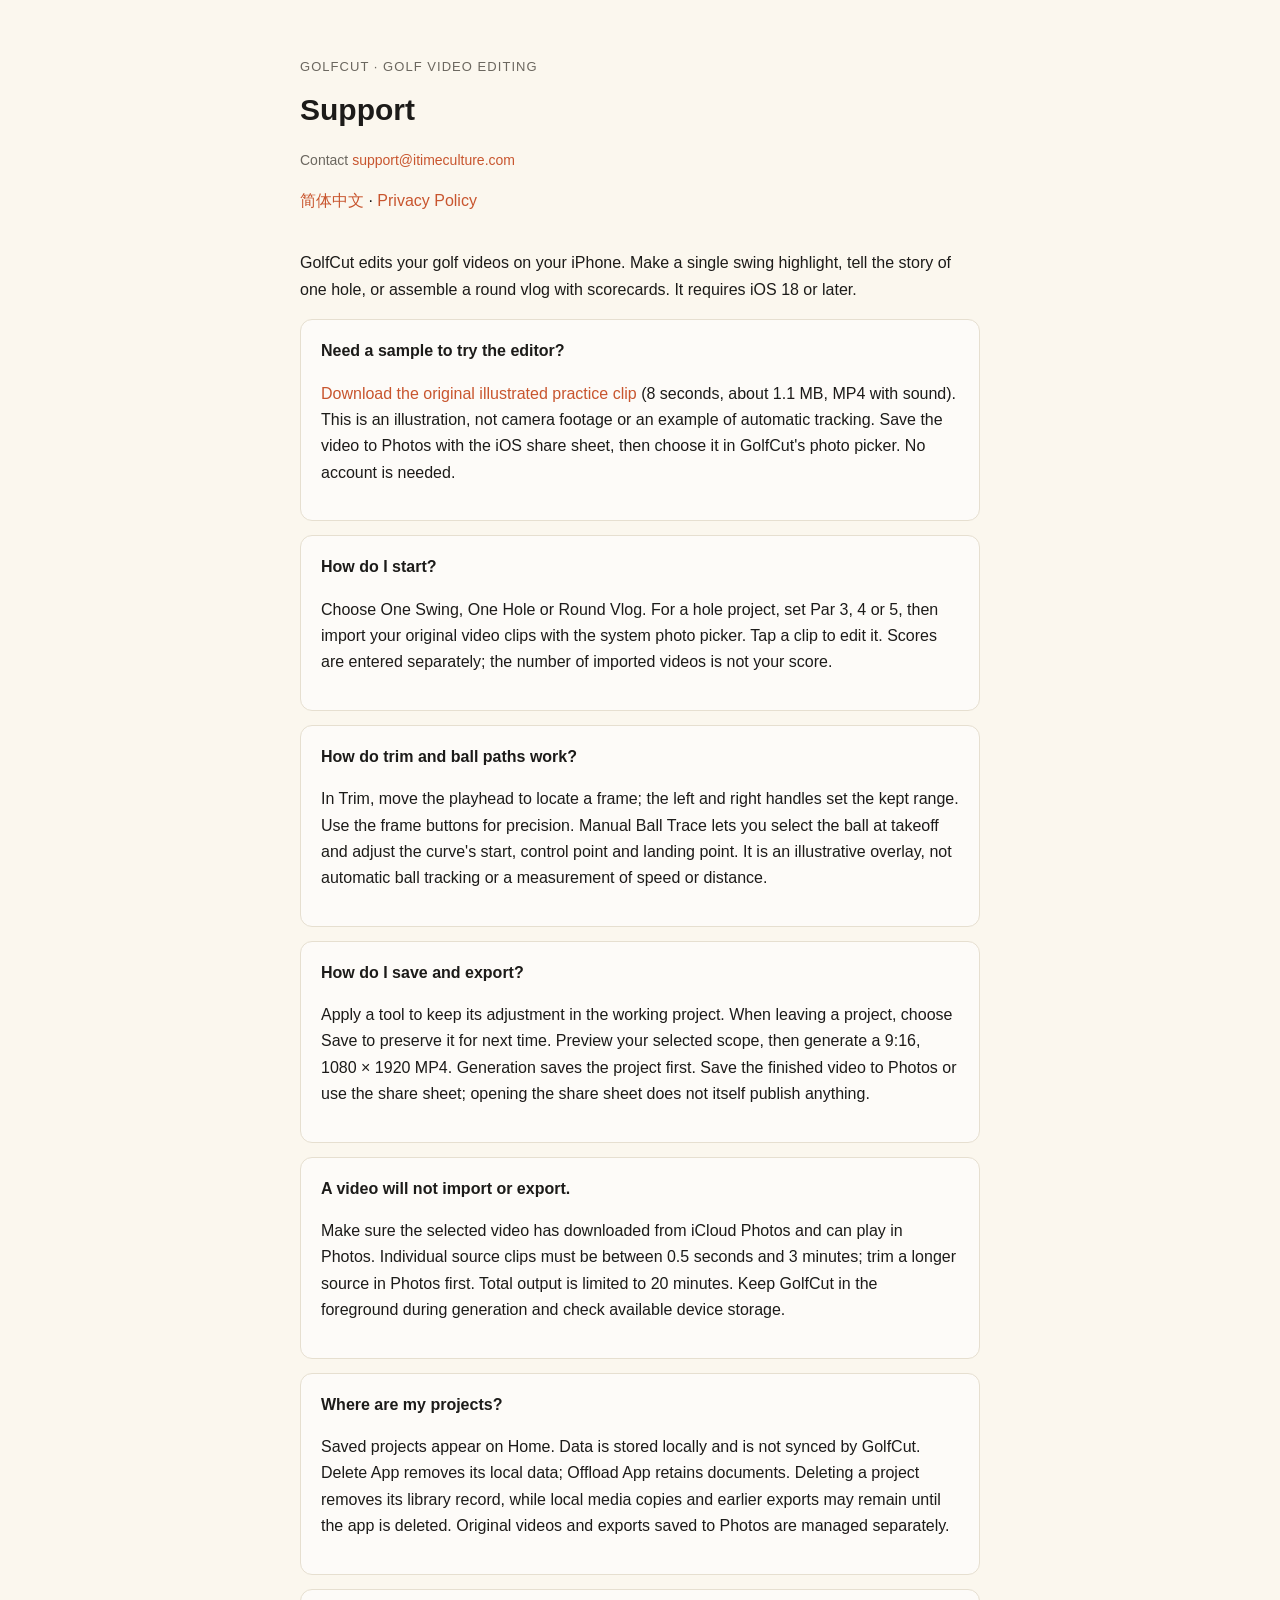
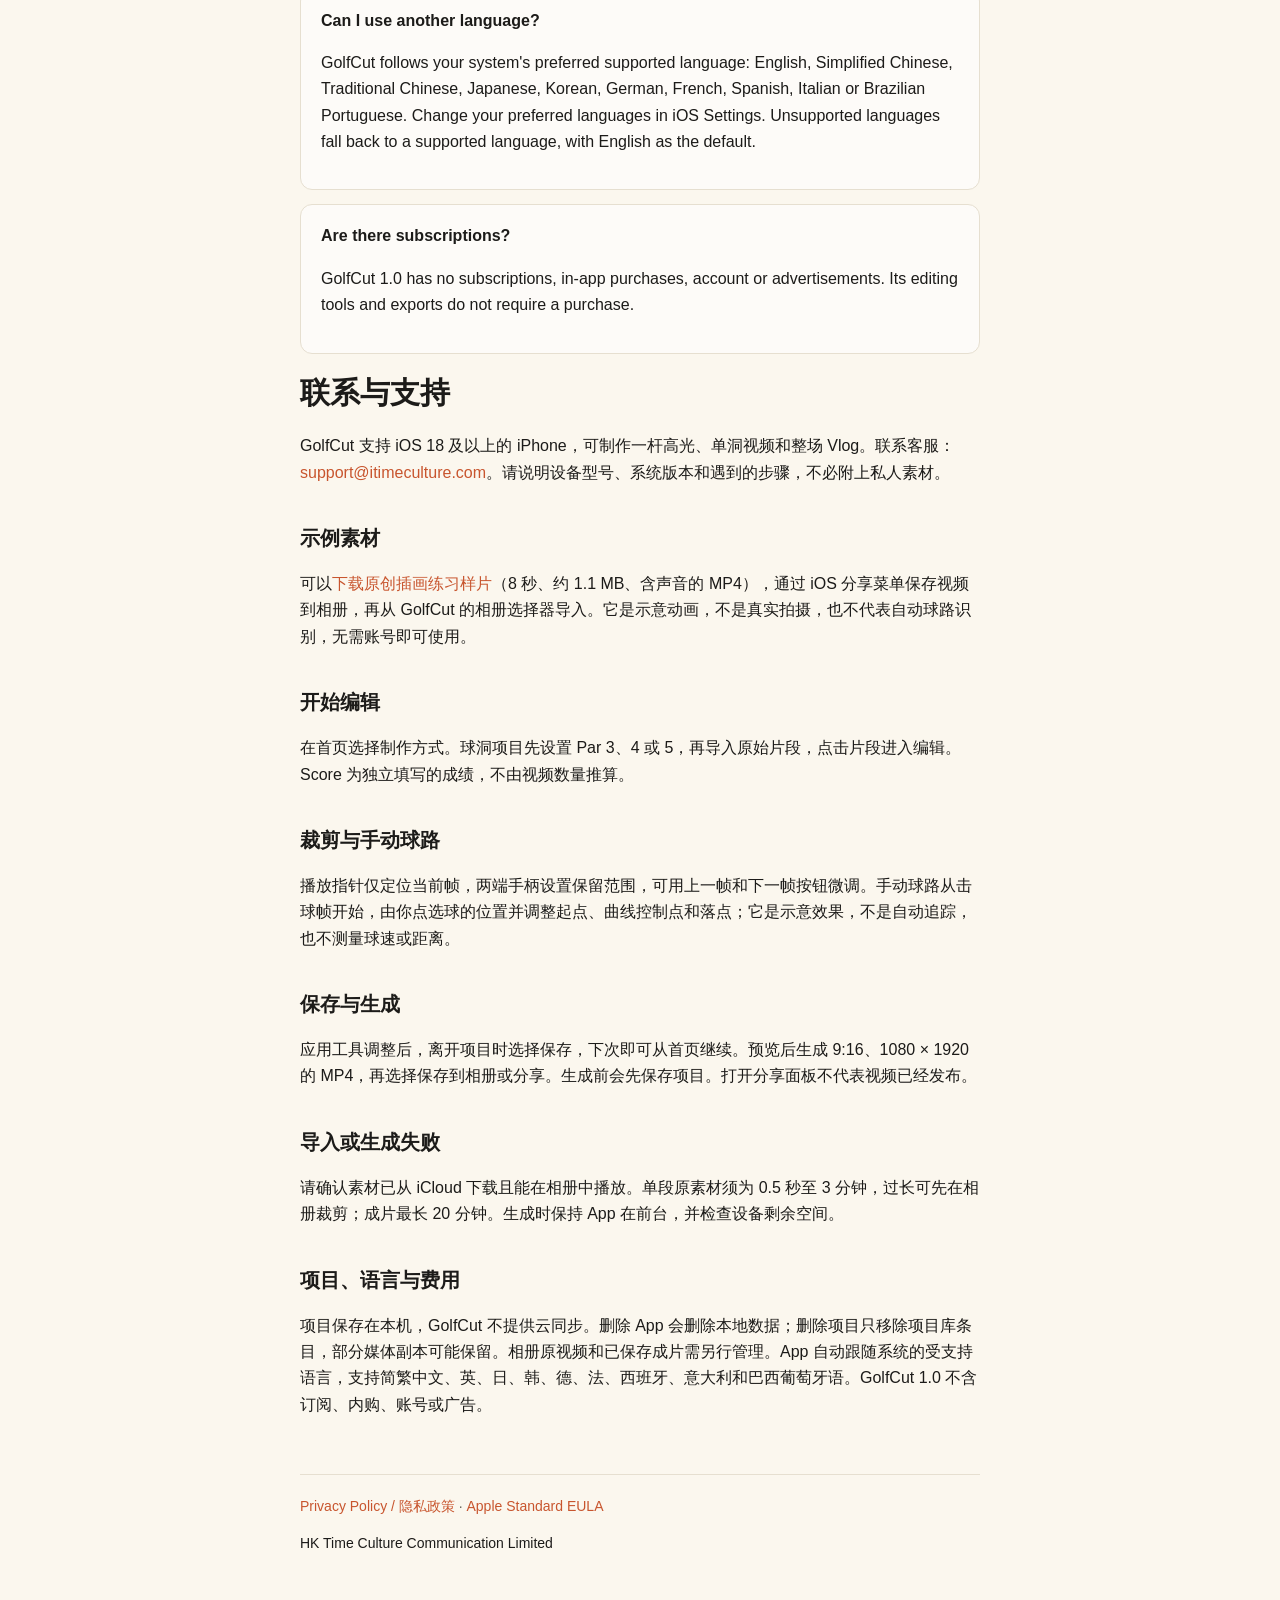
<file: golfcut/support/index.html>
<!DOCTYPE html>
<html lang="en">
<head><meta charset="utf-8"><meta name="viewport" content="width=device-width, initial-scale=1"><title>GolfCut — Support</title><link rel="stylesheet" href="/style.css"></head>
<body><main>
<header><div class="brand">GolfCut · Golf video editing</div><h1>Support</h1><p class="meta">Contact <a href="mailto:support@itimeculture.com">support@itimeculture.com</a></p><p><a href="#chinese">简体中文</a> · <a href="/golfcut/privacy/">Privacy Policy</a></p></header>
<p>GolfCut edits your golf videos on your iPhone. Make a single swing highlight, tell the story of one hole, or assemble a round vlog with scorecards. It requires iOS 18 or later.</p>
<div class="card"><strong>Need a sample to try the editor?</strong><p><a href="/golfcut/samples/illustrated-practice.mp4" download>Download the original illustrated practice clip</a> (8 seconds, about 1.1 MB, MP4 with sound). This is an illustration, not camera footage or an example of automatic tracking. Save the video to Photos with the iOS share sheet, then choose it in GolfCut's photo picker. No account is needed.</p></div>
<div class="card"><strong>How do I start?</strong><p>Choose One Swing, One Hole or Round Vlog. For a hole project, set Par 3, 4 or 5, then import your original video clips with the system photo picker. Tap a clip to edit it. Scores are entered separately; the number of imported videos is not your score.</p></div>
<div class="card"><strong>How do trim and ball paths work?</strong><p>In Trim, move the playhead to locate a frame; the left and right handles set the kept range. Use the frame buttons for precision. Manual Ball Trace lets you select the ball at takeoff and adjust the curve's start, control point and landing point. It is an illustrative overlay, not automatic ball tracking or a measurement of speed or distance.</p></div>
<div class="card"><strong>How do I save and export?</strong><p>Apply a tool to keep its adjustment in the working project. When leaving a project, choose Save to preserve it for next time. Preview your selected scope, then generate a 9:16, 1080 × 1920 MP4. Generation saves the project first. Save the finished video to Photos or use the share sheet; opening the share sheet does not itself publish anything.</p></div>
<div class="card"><strong>A video will not import or export.</strong><p>Make sure the selected video has downloaded from iCloud Photos and can play in Photos. Individual source clips must be between 0.5 seconds and 3 minutes; trim a longer source in Photos first. Total output is limited to 20 minutes. Keep GolfCut in the foreground during generation and check available device storage.</p></div>
<div class="card"><strong>Where are my projects?</strong><p>Saved projects appear on Home. Data is stored locally and is not synced by GolfCut. Delete App removes its local data; Offload App retains documents. Deleting a project removes its library record, while local media copies and earlier exports may remain until the app is deleted. Original videos and exports saved to Photos are managed separately.</p></div>
<div class="card"><strong>Can I use another language?</strong><p>GolfCut follows your system's preferred supported language: English, Simplified Chinese, Traditional Chinese, Japanese, Korean, German, French, Spanish, Italian or Brazilian Portuguese. Change your preferred languages in iOS Settings. Unsupported languages fall back to a supported language, with English as the default.</p></div>
<div class="card"><strong>Are there subscriptions?</strong><p>GolfCut 1.0 has no subscriptions, in-app purchases, account or advertisements. Its editing tools and exports do not require a purchase.</p></div>
<section lang="zh-Hans" id="chinese"><h1>联系与支持</h1><p>GolfCut 支持 iOS 18 及以上的 iPhone，可制作一杆高光、单洞视频和整场 Vlog。联系客服：<a href="mailto:support@itimeculture.com">support@itimeculture.com</a>。请说明设备型号、系统版本和遇到的步骤，不必附上私人素材。</p>
<h2>示例素材</h2><p>可以<a href="/golfcut/samples/illustrated-practice.mp4" download>下载原创插画练习样片</a>（8 秒、约 1.1 MB、含声音的 MP4），通过 iOS 分享菜单保存视频到相册，再从 GolfCut 的相册选择器导入。它是示意动画，不是真实拍摄，也不代表自动球路识别，无需账号即可使用。</p>
<h2>开始编辑</h2><p>在首页选择制作方式。球洞项目先设置 Par 3、4 或 5，再导入原始片段，点击片段进入编辑。Score 为独立填写的成绩，不由视频数量推算。</p>
<h2>裁剪与手动球路</h2><p>播放指针仅定位当前帧，两端手柄设置保留范围，可用上一帧和下一帧按钮微调。手动球路从击球帧开始，由你点选球的位置并调整起点、曲线控制点和落点；它是示意效果，不是自动追踪，也不测量球速或距离。</p>
<h2>保存与生成</h2><p>应用工具调整后，离开项目时选择保存，下次即可从首页继续。预览后生成 9:16、1080 × 1920 的 MP4，再选择保存到相册或分享。生成前会先保存项目。打开分享面板不代表视频已经发布。</p>
<h2>导入或生成失败</h2><p>请确认素材已从 iCloud 下载且能在相册中播放。单段原素材须为 0.5 秒至 3 分钟，过长可先在相册裁剪；成片最长 20 分钟。生成时保持 App 在前台，并检查设备剩余空间。</p>
<h2>项目、语言与费用</h2><p>项目保存在本机，GolfCut 不提供云同步。删除 App 会删除本地数据；删除项目只移除项目库条目，部分媒体副本可能保留。相册原视频和已保存成片需另行管理。App 自动跟随系统的受支持语言，支持简繁中文、英、日、韩、德、法、西班牙、意大利和巴西葡萄牙语。GolfCut 1.0 不含订阅、内购、账号或广告。</p></section>
<footer><a href="/golfcut/privacy/">Privacy Policy / 隐私政策</a> · <a href="https://www.apple.com/legal/internet-services/itunes/dev/stdeula/">Apple Standard EULA</a><p>HK Time Culture Communication Limited</p></footer>
</main></body></html>
</file>
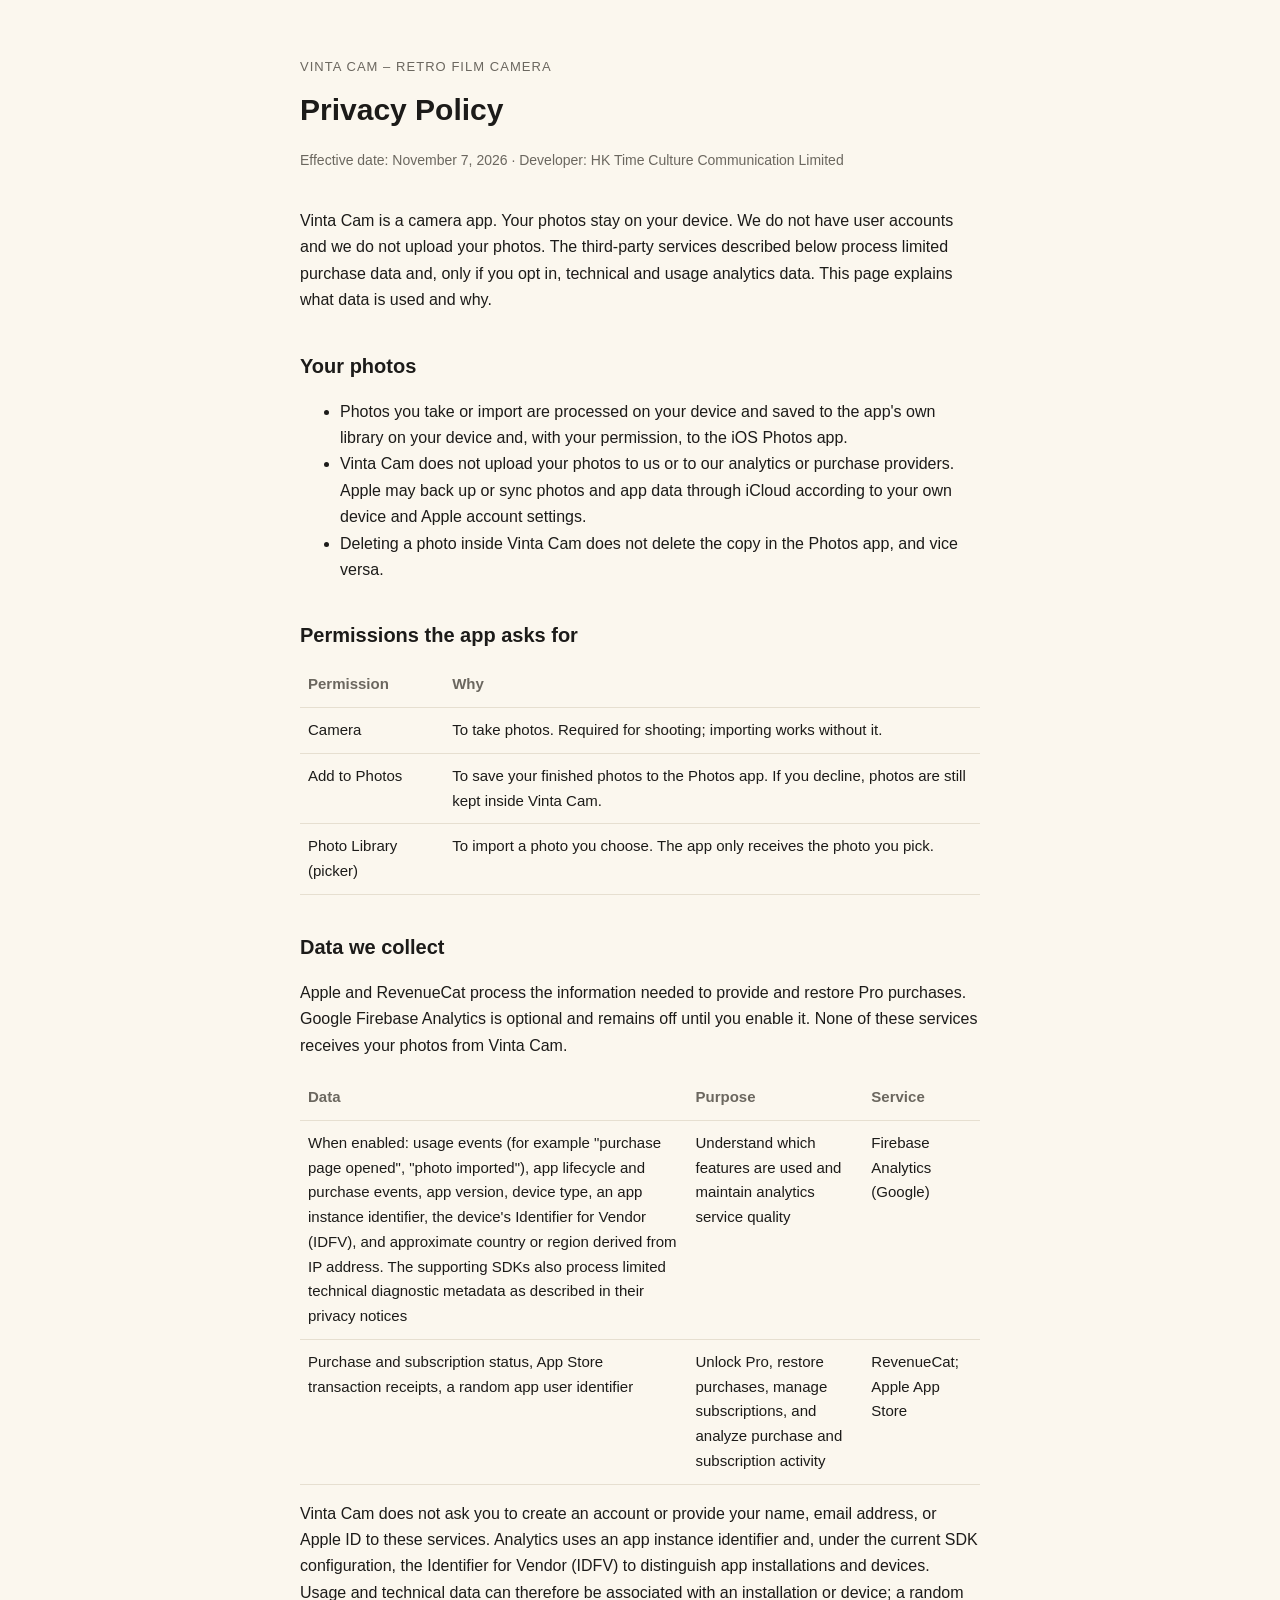
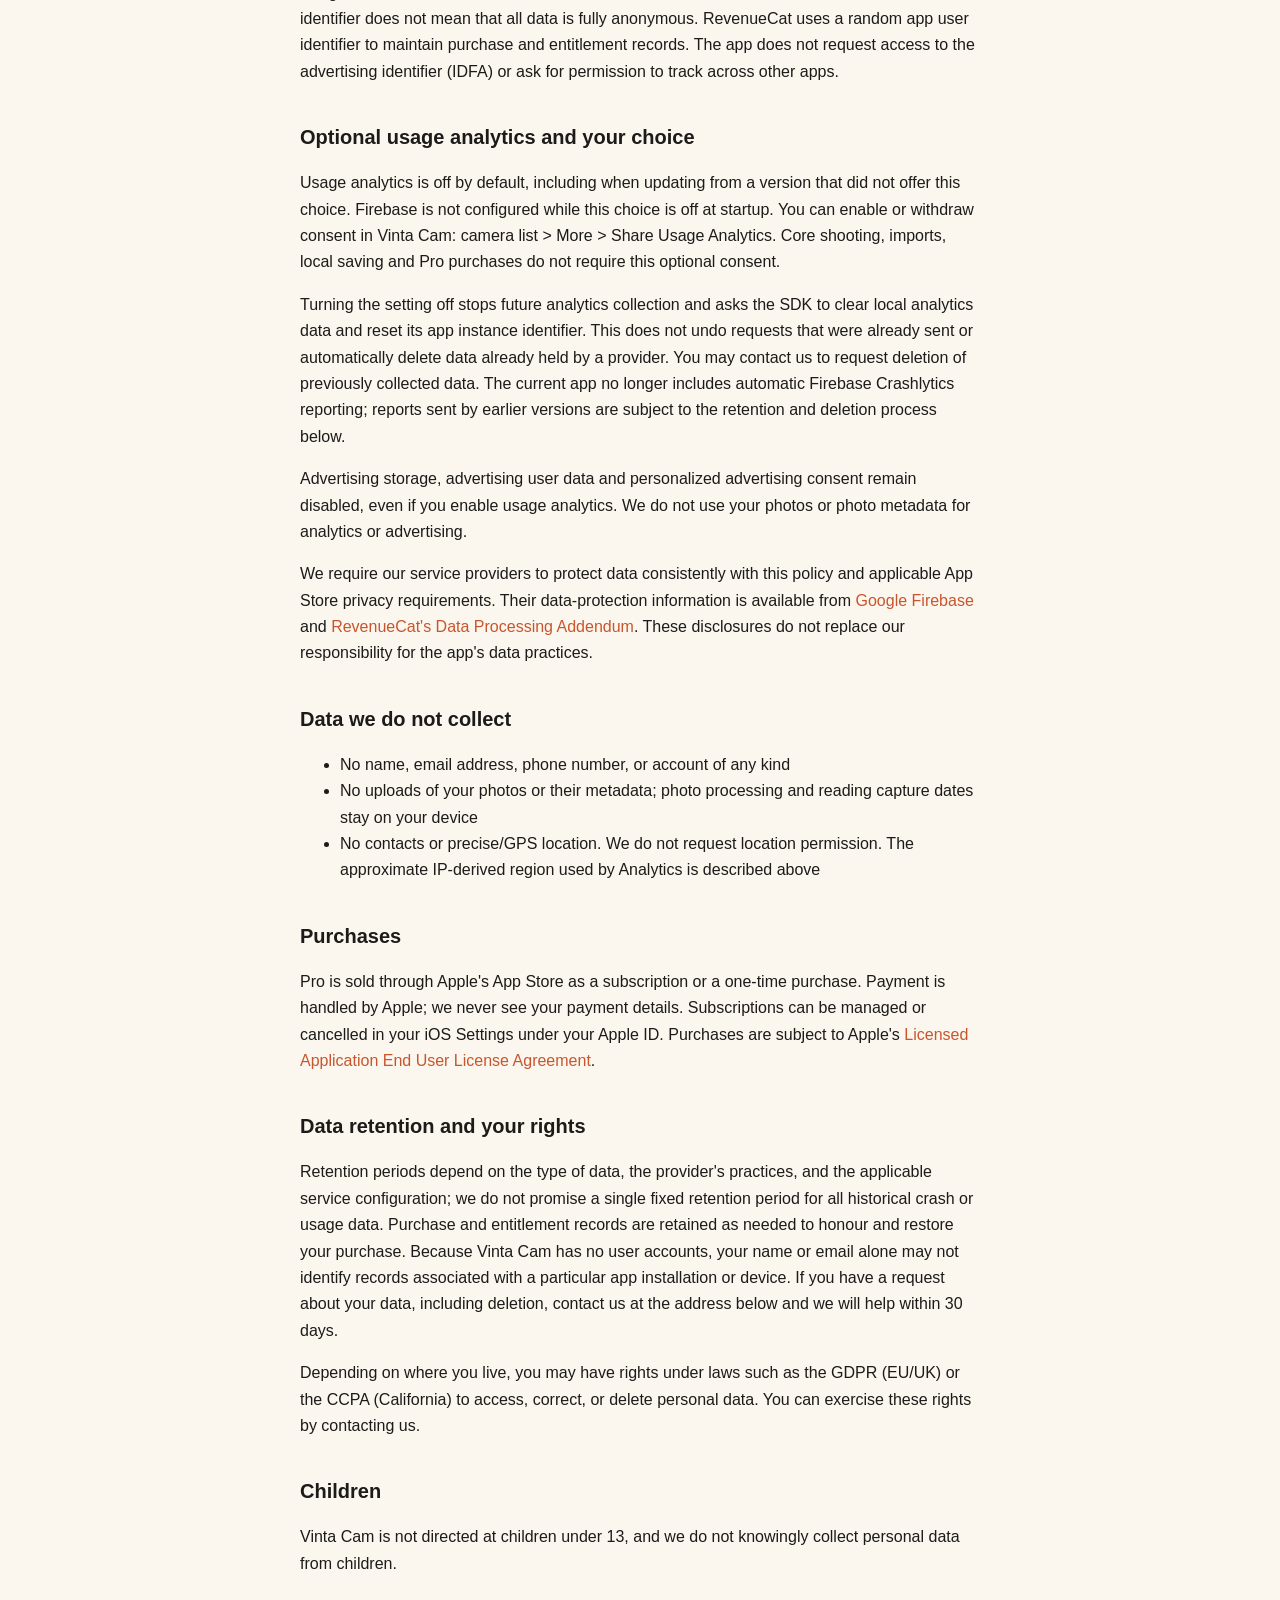
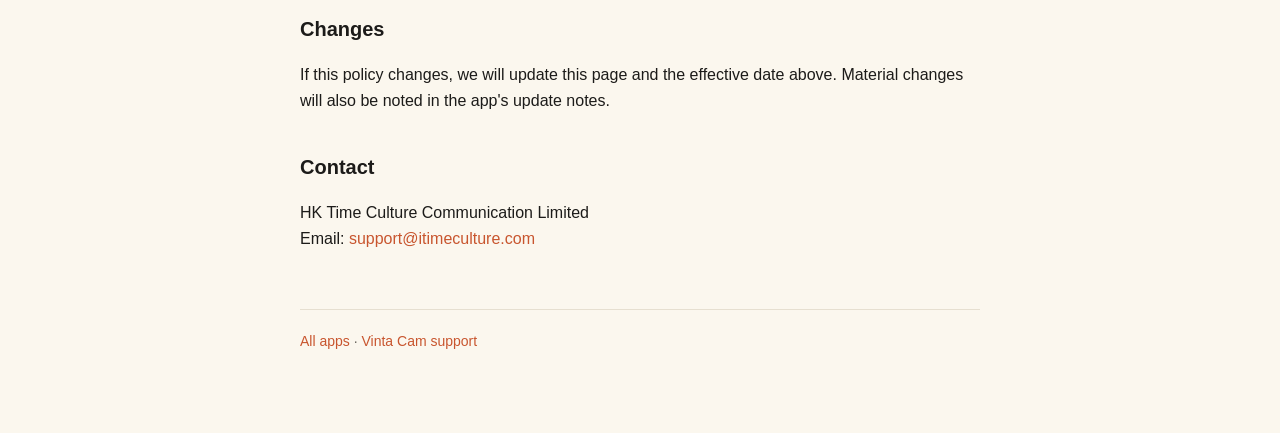
<file: vintacam/privacy/index.html>
<!DOCTYPE html>
<html lang="en">
<head>
<meta charset="utf-8">
<meta name="viewport" content="width=device-width, initial-scale=1">
<title>Vinta Cam – Privacy Policy</title>
<link rel="stylesheet" href="/style.css">
</head>
<body>
<main>
  <header>
    <div class="brand">Vinta Cam – Retro Film Camera</div>
    <h1>Privacy Policy</h1>
    <p class="meta">Effective date: November 7, 2026 · Developer: HK Time Culture Communication Limited</p>
  </header>

  <p>Vinta Cam is a camera app. Your photos stay on your device. We do not have user accounts and we do not upload your photos. The third-party services described below process limited purchase data and, only if you opt in, technical and usage analytics data. This page explains what data is used and why.</p>

  <h2>Your photos</h2>
  <ul>
    <li>Photos you take or import are processed on your device and saved to the app's own library on your device and, with your permission, to the iOS Photos app.</li>
    <li>Vinta Cam does not upload your photos to us or to our analytics or purchase providers. Apple may back up or sync photos and app data through iCloud according to your own device and Apple account settings.</li>
    <li>Deleting a photo inside Vinta Cam does not delete the copy in the Photos app, and vice versa.</li>
  </ul>

  <h2>Permissions the app asks for</h2>
  <table>
    <tr><th>Permission</th><th>Why</th></tr>
    <tr><td>Camera</td><td>To take photos. Required for shooting; importing works without it.</td></tr>
    <tr><td>Add to Photos</td><td>To save your finished photos to the Photos app. If you decline, photos are still kept inside Vinta Cam.</td></tr>
    <tr><td>Photo Library (picker)</td><td>To import a photo you choose. The app only receives the photo you pick.</td></tr>
  </table>

  <h2>Data we collect</h2>
  <p>Apple and RevenueCat process the information needed to provide and restore Pro purchases. Google Firebase Analytics is optional and remains off until you enable it. None of these services receives your photos from Vinta Cam.</p>
  <table>
    <tr><th>Data</th><th>Purpose</th><th>Service</th></tr>
    <tr><td>When enabled: usage events (for example "purchase page opened", "photo imported"), app lifecycle and purchase events, app version, device type, an app instance identifier, the device's Identifier for Vendor (IDFV), and approximate country or region derived from IP address. The supporting SDKs also process limited technical diagnostic metadata as described in their privacy notices</td><td>Understand which features are used and maintain analytics service quality</td><td>Firebase Analytics (Google)</td></tr>
    <tr><td>Purchase and subscription status, App Store transaction receipts, a random app user identifier</td><td>Unlock Pro, restore purchases, manage subscriptions, and analyze purchase and subscription activity</td><td>RevenueCat; Apple App Store</td></tr>
  </table>
  <p>Vinta Cam does not ask you to create an account or provide your name, email address, or Apple ID to these services. Analytics uses an app instance identifier and, under the current SDK configuration, the Identifier for Vendor (IDFV) to distinguish app installations and devices. Usage and technical data can therefore be associated with an installation or device; a random identifier does not mean that all data is fully anonymous. RevenueCat uses a random app user identifier to maintain purchase and entitlement records. The app does not request access to the advertising identifier (IDFA) or ask for permission to track across other apps.</p>

  <h2>Optional usage analytics and your choice</h2>
  <p>Usage analytics is off by default, including when updating from a version that did not offer this choice. Firebase is not configured while this choice is off at startup. You can enable or withdraw consent in Vinta Cam: camera list &gt; More &gt; Share Usage Analytics. Core shooting, imports, local saving and Pro purchases do not require this optional consent.</p>
  <p>Turning the setting off stops future analytics collection and asks the SDK to clear local analytics data and reset its app instance identifier. This does not undo requests that were already sent or automatically delete data already held by a provider. You may contact us to request deletion of previously collected data. The current app no longer includes automatic Firebase Crashlytics reporting; reports sent by earlier versions are subject to the retention and deletion process below.</p>
  <p>Advertising storage, advertising user data and personalized advertising consent remain disabled, even if you enable usage analytics. We do not use your photos or photo metadata for analytics or advertising.</p>
  <p>We require our service providers to protect data consistently with this policy and applicable App Store privacy requirements. Their data-protection information is available from <a href="https://firebase.google.com/support/privacy">Google Firebase</a> and <a href="https://www.revenuecat.com/dpa">RevenueCat's Data Processing Addendum</a>. These disclosures do not replace our responsibility for the app's data practices.</p>

  <h2>Data we do not collect</h2>
  <ul>
    <li>No name, email address, phone number, or account of any kind</li>
    <li>No uploads of your photos or their metadata; photo processing and reading capture dates stay on your device</li>
    <li>No contacts or precise/GPS location. We do not request location permission. The approximate IP-derived region used by Analytics is described above</li>
  </ul>

  <h2>Purchases</h2>
  <p>Pro is sold through Apple's App Store as a subscription or a one-time purchase. Payment is handled by Apple; we never see your payment details. Subscriptions can be managed or cancelled in your iOS Settings under your Apple ID. Purchases are subject to Apple's <a href="https://www.apple.com/legal/internet-services/itunes/dev/stdeula/">Licensed Application End User License Agreement</a>.</p>

  <h2>Data retention and your rights</h2>
  <p>Retention periods depend on the type of data, the provider's practices, and the applicable service configuration; we do not promise a single fixed retention period for all historical crash or usage data. Purchase and entitlement records are retained as needed to honour and restore your purchase. Because Vinta Cam has no user accounts, your name or email alone may not identify records associated with a particular app installation or device. If you have a request about your data, including deletion, contact us at the address below and we will help within 30 days.</p>
  <p>Depending on where you live, you may have rights under laws such as the GDPR (EU/UK) or the CCPA (California) to access, correct, or delete personal data. You can exercise these rights by contacting us.</p>

  <h2>Children</h2>
  <p>Vinta Cam is not directed at children under 13, and we do not knowingly collect personal data from children.</p>

  <h2>Changes</h2>
  <p>If this policy changes, we will update this page and the effective date above. Material changes will also be noted in the app's update notes.</p>

  <h2>Contact</h2>
  <p>HK Time Culture Communication Limited<br>Email: <a href="mailto:support@itimeculture.com">support@itimeculture.com</a></p>

  <footer><a href="/">All apps</a> · <a href="/vintacam/support">Vinta Cam support</a></footer>
</main>
</body>
</html>
</file>
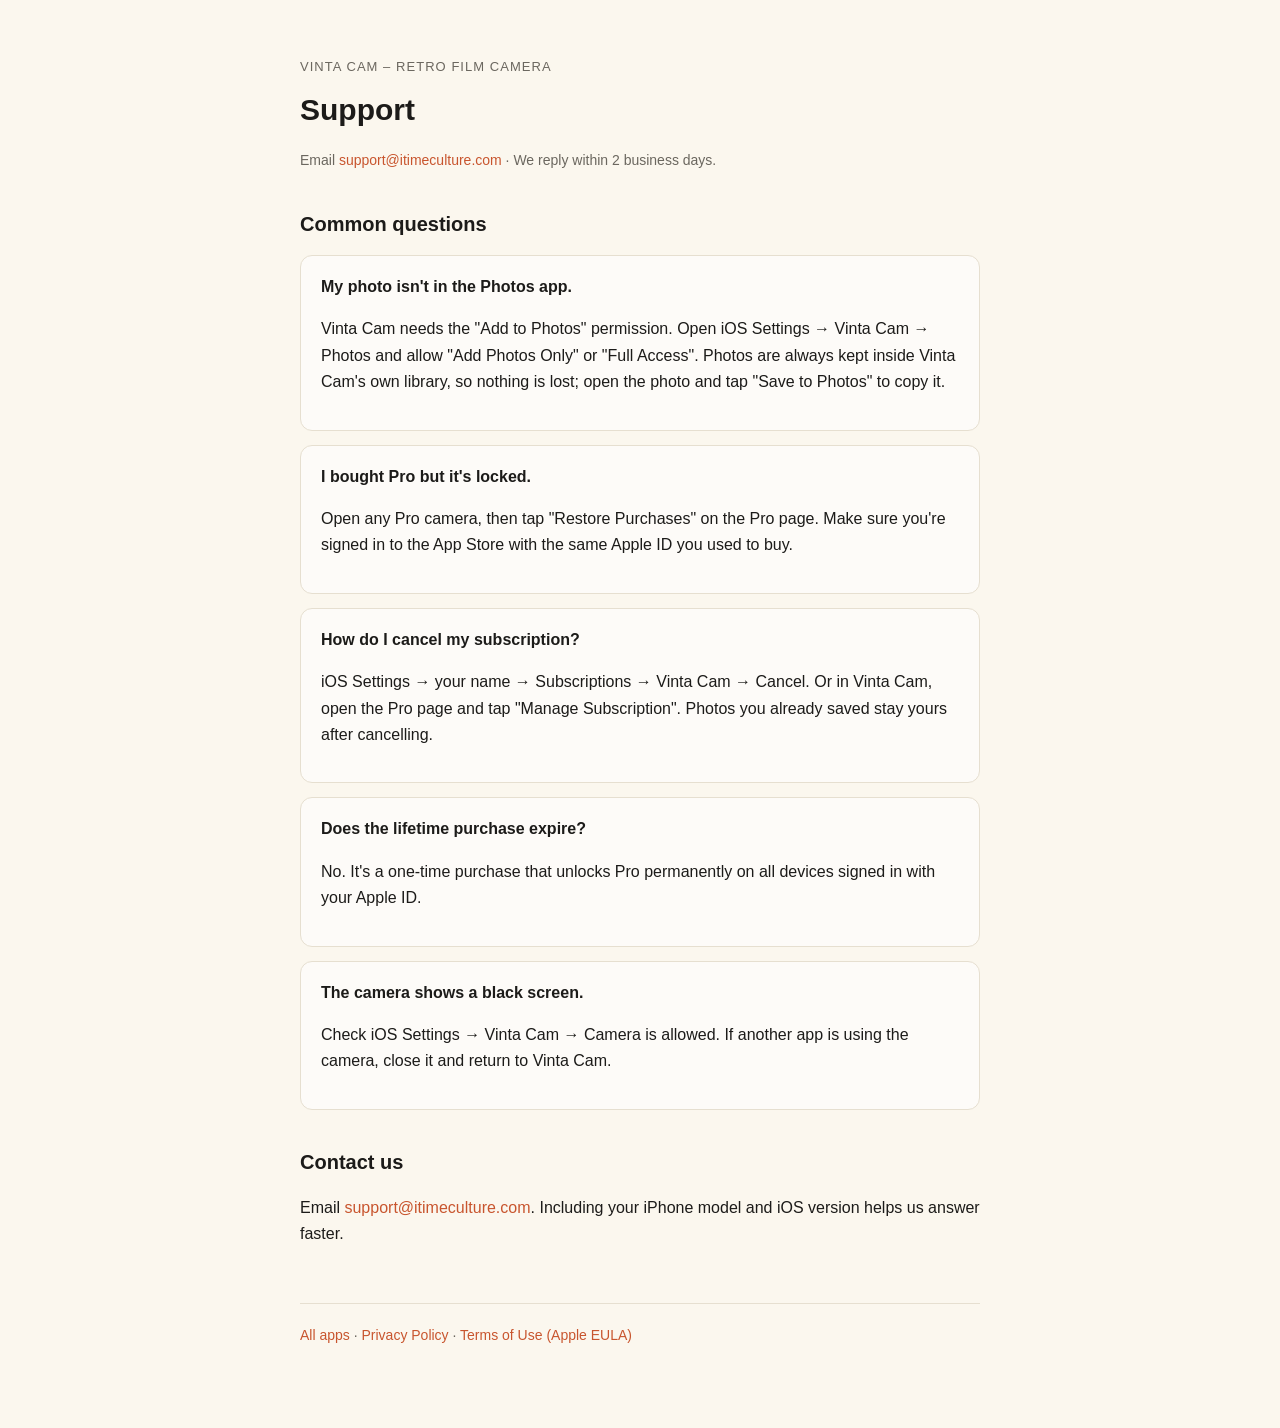
<file: vintacam/support/index.html>
<!DOCTYPE html>
<html lang="en">
<head>
<meta charset="utf-8">
<meta name="viewport" content="width=device-width, initial-scale=1">
<title>Vinta Cam – Support</title>
<link rel="stylesheet" href="/style.css">
</head>
<body>
<main>
  <header>
    <div class="brand">Vinta Cam – Retro Film Camera</div>
    <h1>Support</h1>
    <p class="meta">Email <a href="mailto:support@itimeculture.com">support@itimeculture.com</a> · We reply within 2 business days.</p>
  </header>

  <h2>Common questions</h2>

  <div class="card">
    <strong>My photo isn't in the Photos app.</strong>
    <p>Vinta Cam needs the "Add to Photos" permission. Open iOS Settings → Vinta Cam → Photos and allow "Add Photos Only" or "Full Access". Photos are always kept inside Vinta Cam's own library, so nothing is lost; open the photo and tap "Save to Photos" to copy it.</p>
  </div>

  <div class="card">
    <strong>I bought Pro but it's locked.</strong>
    <p>Open any Pro camera, then tap "Restore Purchases" on the Pro page. Make sure you're signed in to the App Store with the same Apple ID you used to buy.</p>
  </div>

  <div class="card">
    <strong>How do I cancel my subscription?</strong>
    <p>iOS Settings → your name → Subscriptions → Vinta Cam → Cancel. Or in Vinta Cam, open the Pro page and tap "Manage Subscription". Photos you already saved stay yours after cancelling.</p>
  </div>

  <div class="card">
    <strong>Does the lifetime purchase expire?</strong>
    <p>No. It's a one-time purchase that unlocks Pro permanently on all devices signed in with your Apple ID.</p>
  </div>

  <div class="card">
    <strong>The camera shows a black screen.</strong>
    <p>Check iOS Settings → Vinta Cam → Camera is allowed. If another app is using the camera, close it and return to Vinta Cam.</p>
  </div>

  <h2>Contact us</h2>
  <p>Email <a href="mailto:support@itimeculture.com">support@itimeculture.com</a>. Including your iPhone model and iOS version helps us answer faster.</p>

  <footer><a href="/">All apps</a> · <a href="/vintacam/privacy">Privacy Policy</a> · <a href="https://www.apple.com/legal/internet-services/itunes/dev/stdeula/">Terms of Use (Apple EULA)</a></footer>
</main>
</body>
</html>
</file>
<file: style.css>
:root { --bg:#fbf7ee; --ink:#1c1b19; --muted:#6b675f; --line:#e6dfd0; --accent:#c8552e; }
* { box-sizing:border-box; }
body { margin:0; background:var(--bg); color:var(--ink); font:16px/1.65 -apple-system, BlinkMacSystemFont, "Segoe UI", Helvetica, Arial, sans-serif; }
main { max-width:720px; margin:0 auto; padding:56px 20px 80px; }
header { margin-bottom:36px; }
header .brand { font-size:13px; letter-spacing:.08em; text-transform:uppercase; color:var(--muted); }
h1 { font-size:30px; margin:8px 0 6px; }
h2 { font-size:20px; margin:36px 0 10px; }
p, li { color:var(--ink); }
.meta { color:var(--muted); font-size:14px; }
a { color:var(--accent); text-decoration:none; }
a:hover { text-decoration:underline; }
table { border-collapse:collapse; width:100%; font-size:15px; }
th, td { text-align:left; padding:10px 8px; border-bottom:1px solid var(--line); vertical-align:top; }
th { color:var(--muted); font-weight:600; }
footer { margin-top:56px; padding-top:20px; border-top:1px solid var(--line); color:var(--muted); font-size:14px; }
.card { border:1px solid var(--line); border-radius:12px; padding:18px 20px; margin:14px 0; background:#fff9; }
@media (prefers-color-scheme: dark) {
  :root { --bg:#121212; --ink:#ececec; --muted:#9a9a9a; --line:#2a2a2a; --accent:#f09c62; }
  .card { background:#1a1a1a; }
}
</file>
